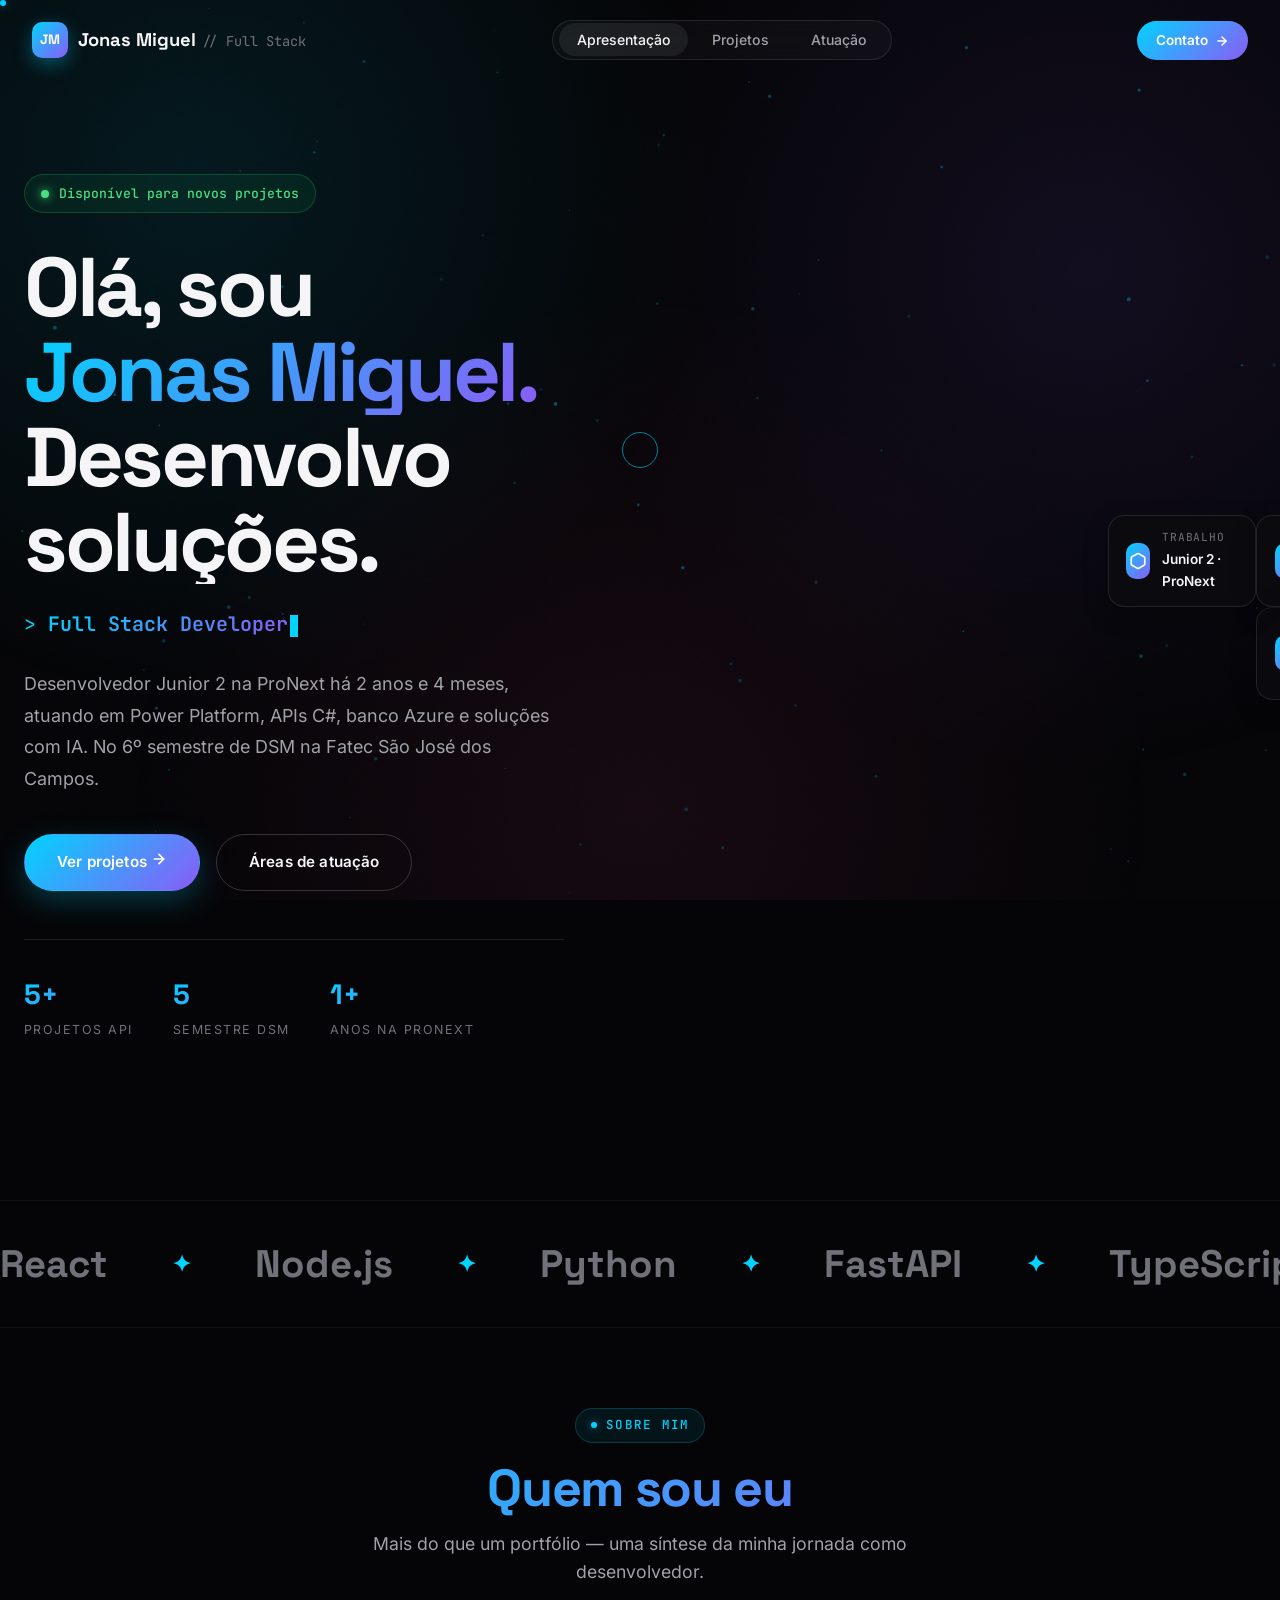
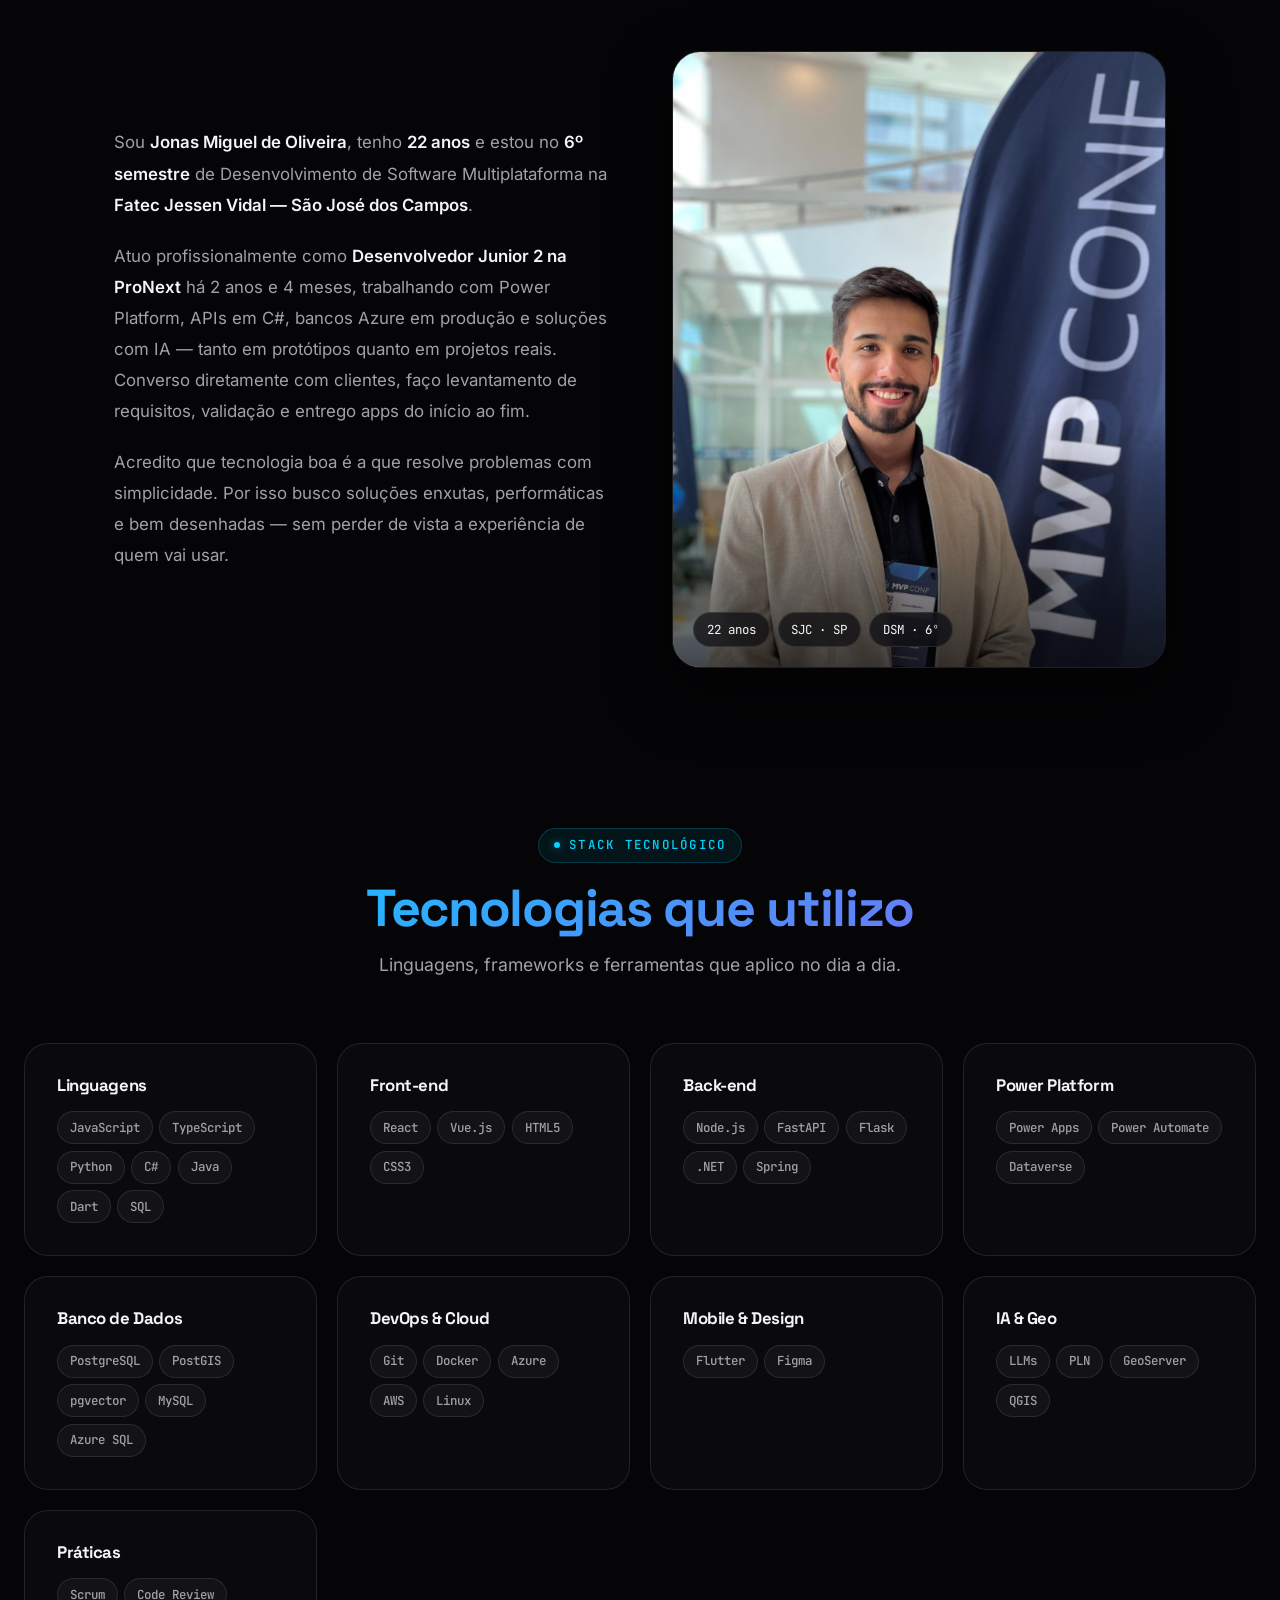
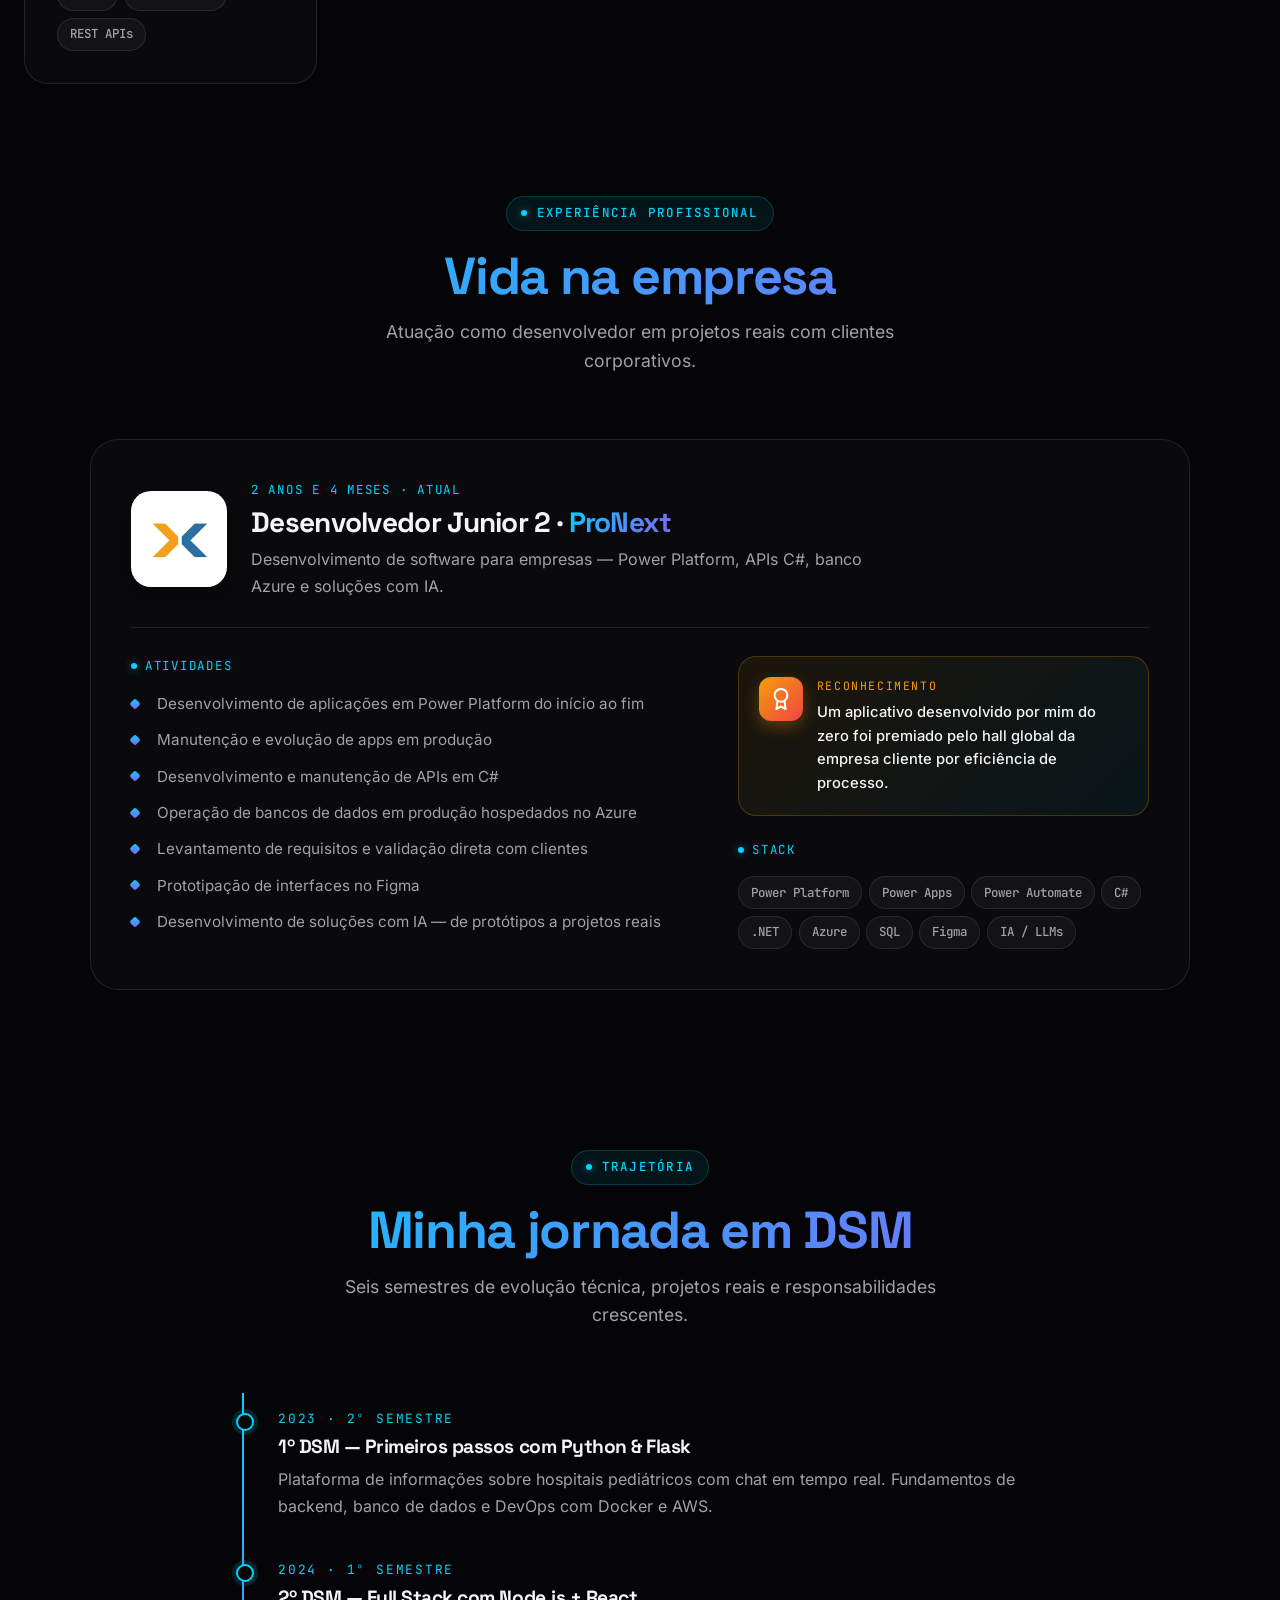
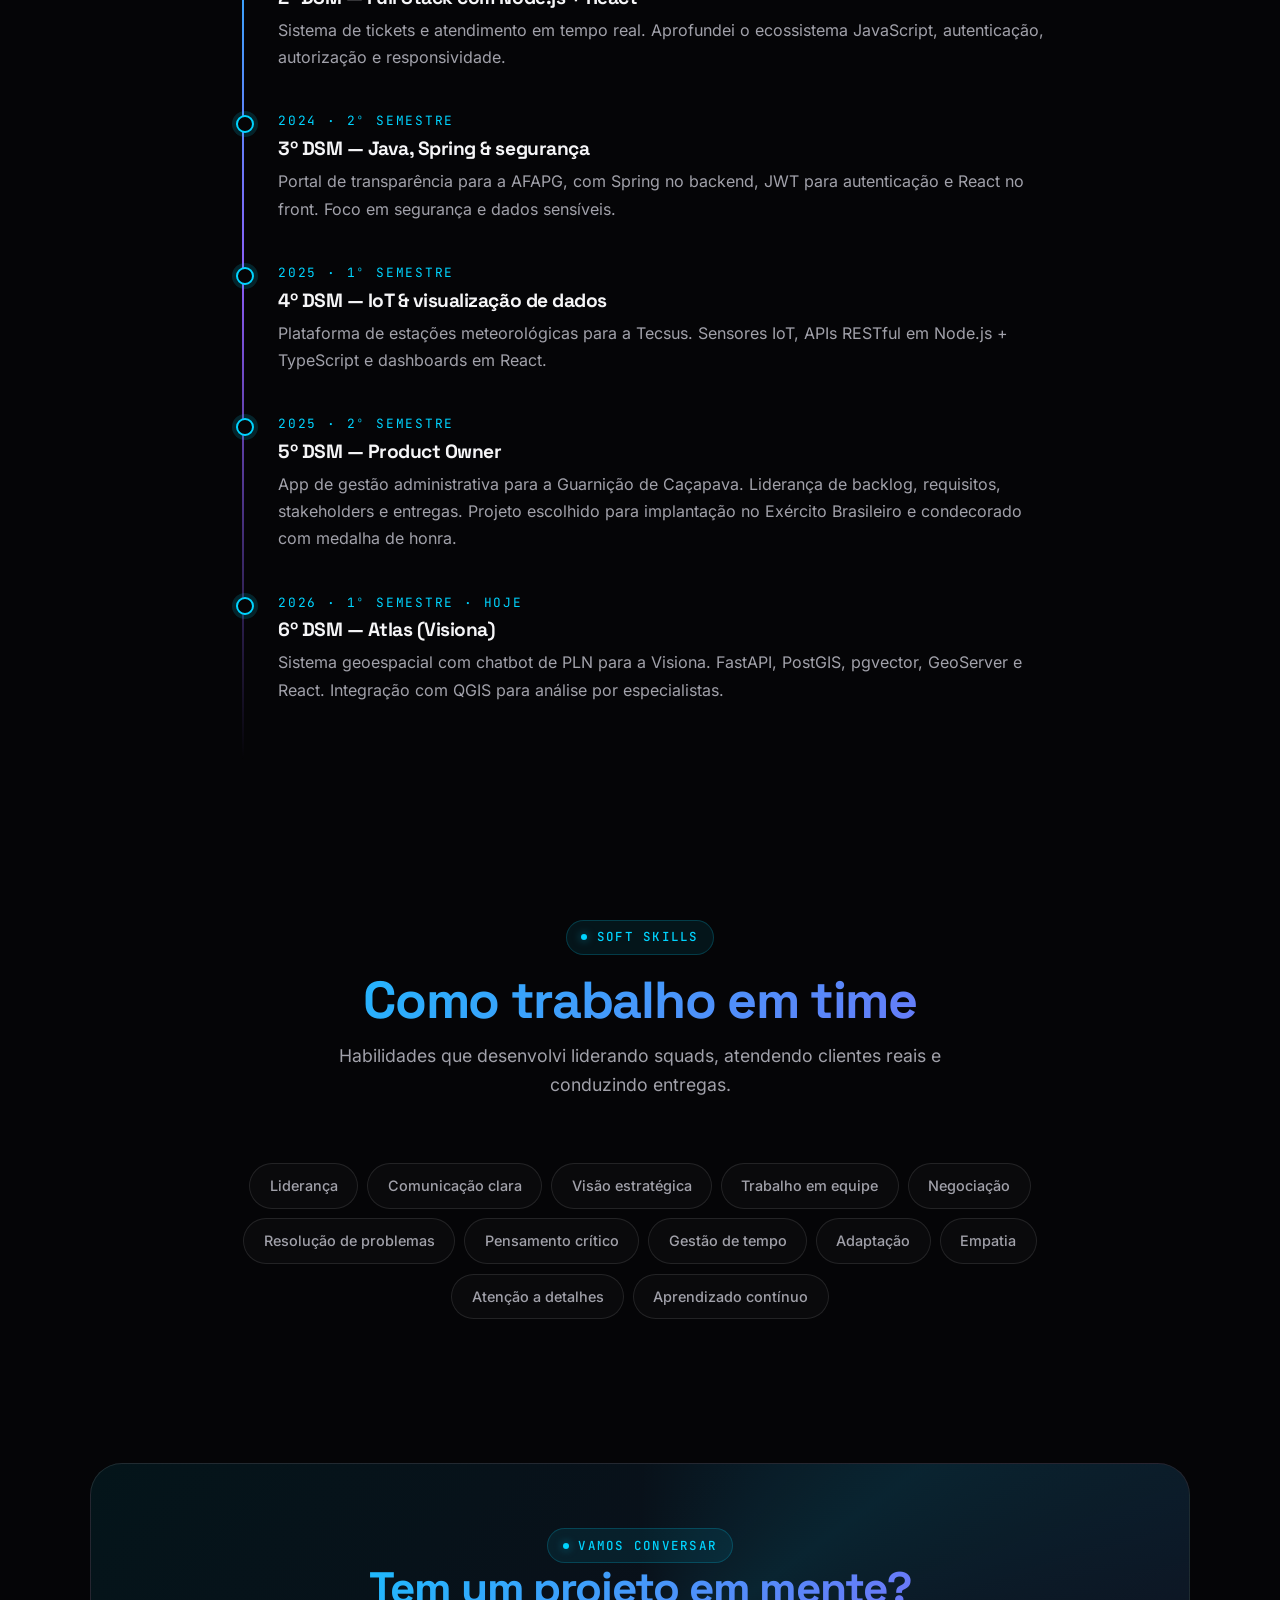
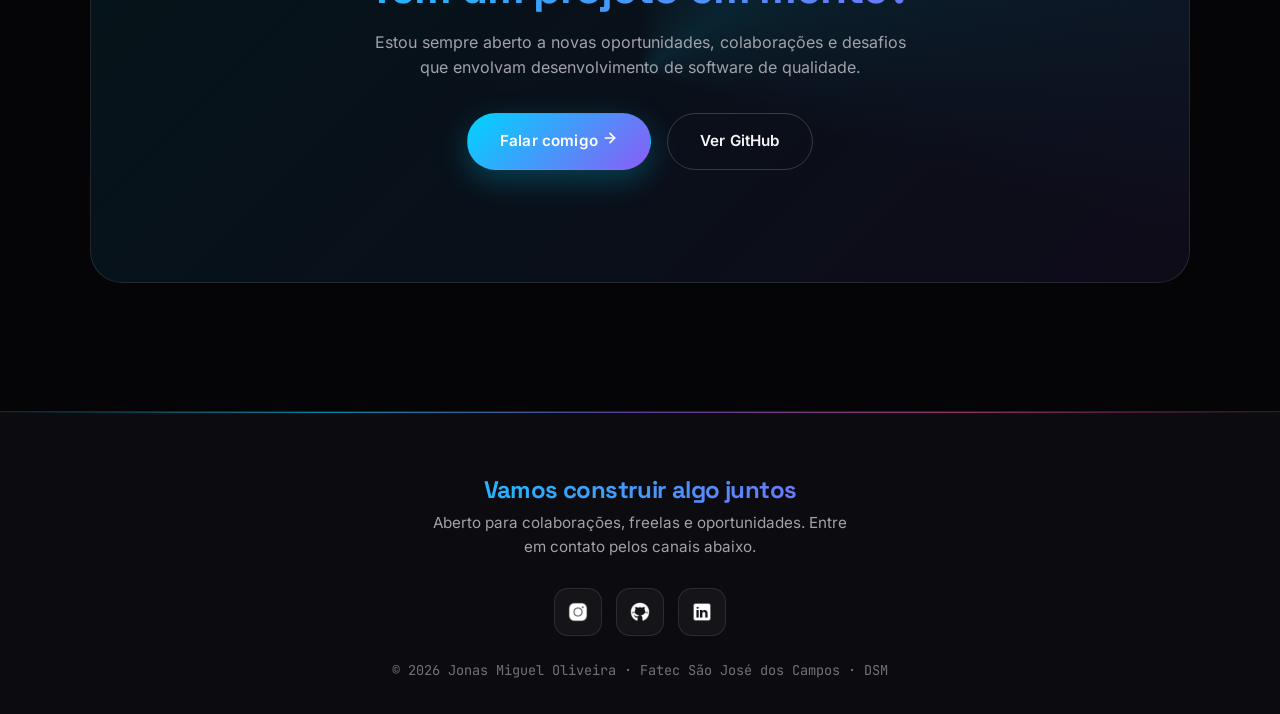
<file: index.html>
<!DOCTYPE html>
<html lang="pt-BR">
<head>
    <meta charset="utf-8">
    <meta name="viewport" content="width=device-width, initial-scale=1">
    <meta name="description" content="Jonas Miguel Oliveira — Desenvolvedor Full Stack e Power Platform na ProNext. Estudante de DSM na Fatec São José dos Campos.">
    <meta name="theme-color" content="#050507">
    <title>Apresentação — Jonas Miguel Oliveira</title>
    <link rel="stylesheet" href="assets/css/style.css">
    <style>
        /* ===== Navbar ===== */
        .nav-shell {
            position: fixed;
            top: 0; left: 0; width: 100%;
            z-index: 1000;
            padding: 1.25rem 0;
            transition: padding 0.4s var(--ease-out), background 0.4s var(--ease-out), backdrop-filter 0.4s var(--ease-out), border-color 0.4s var(--ease-out);
            border-bottom: 1px solid transparent;
        }
        .nav-shell.is-scrolled {
            padding: 0.7rem 0;
            background: rgba(5, 5, 7, 0.75);
            backdrop-filter: blur(24px) saturate(180%);
            -webkit-backdrop-filter: blur(24px) saturate(180%);
            border-bottom-color: var(--border-default);
        }
        .nav-inner {
            max-width: 1280px;
            margin: 0 auto;
            padding: 0 2rem;
            display: flex;
            align-items: center;
            justify-content: space-between;
        }
        .nav-brand {
            display: inline-flex;
            align-items: center;
            gap: 0.6rem;
            text-decoration: none;
            font-family: 'Space Grotesk', sans-serif;
            font-weight: 700;
            font-size: 1.15rem;
            color: var(--text-primary);
            cursor: none;
        }
        .nav-brand-mark {
            width: 36px; height: 36px;
            display: inline-flex;
            align-items: center; justify-content: center;
            border-radius: 10px;
            background: var(--gradient-cool);
            color: #fff; font-weight: 800; font-size: 0.85rem;
            letter-spacing: -0.02em;
            box-shadow: 0 6px 18px rgba(0, 212, 255, 0.35);
            transition: transform 0.4s var(--ease-spring);
        }
        .nav-brand:hover .nav-brand-mark { transform: rotate(-8deg) scale(1.05); }
        .nav-brand-text { color: var(--text-primary); }
        .nav-brand-text span {
            color: var(--text-tertiary);
            font-weight: 400;
            margin-left: 0.4rem;
            font-size: 0.85rem;
            font-family: 'JetBrains Mono', monospace;
        }
        .nav-links {
            display: flex; align-items: center;
            gap: 0.4rem; list-style: none;
            margin: 0; padding: 0.4rem;
            background: rgba(255, 255, 255, 0.03);
            border: 1px solid var(--border-default);
            border-radius: 100px;
            backdrop-filter: blur(10px);
        }
        .nav-link {
            position: relative;
            padding: 0.5rem 1.1rem;
            font-size: 0.88rem; font-weight: 500;
            color: var(--text-secondary);
            text-decoration: none;
            border-radius: 100px;
            transition: color 0.3s ease, background 0.3s ease;
            cursor: none;
        }
        .nav-link:hover { color: var(--text-primary); }
        .nav-link.is-active {
            color: var(--text-primary);
            background: rgba(255, 255, 255, 0.07);
        }
        .nav-cta {
            padding: 0.55rem 1.2rem;
            font-size: 0.85rem; font-weight: 600;
            color: #fff;
            background: var(--gradient-cool);
            border-radius: 100px;
            text-decoration: none;
            transition: transform 0.3s var(--ease-out), box-shadow 0.3s var(--ease-out);
            display: inline-flex; align-items: center; gap: 0.4rem;
            cursor: none;
        }
        .nav-cta:hover {
            transform: translateY(-2px);
            box-shadow: 0 10px 24px rgba(0, 212, 255, 0.35);
            color: #fff;
        }
        .nav-toggle {
            display: none;
            background: transparent;
            border: 1px solid var(--border-default);
            border-radius: 12px;
            padding: 0.55rem;
            color: var(--text-primary);
            cursor: pointer;
        }
        .nav-toggle span {
            display: block; width: 22px; height: 2px;
            background: var(--text-primary);
            margin: 4px 0;
            transition: all 0.3s var(--ease-out);
            border-radius: 2px;
        }
        .nav-toggle.is-open span:nth-child(1) { transform: translateY(6px) rotate(45deg); }
        .nav-toggle.is-open span:nth-child(2) { opacity: 0; }
        .nav-toggle.is-open span:nth-child(3) { transform: translateY(-6px) rotate(-45deg); }
        @media (max-width: 880px) {
            .nav-toggle { display: block; }
            .nav-links, .nav-cta { display: none; }
            .nav-shell.is-open .nav-links {
                display: flex; flex-direction: column;
                position: absolute; top: 100%;
                left: 1.25rem; right: 1.25rem;
                margin-top: 0.75rem; padding: 0.75rem;
                background: rgba(12, 12, 16, 0.95);
                backdrop-filter: blur(24px);
                border-radius: 20px;
                border: 1px solid var(--border-default);
                box-shadow: var(--shadow-lg);
                gap: 0.25rem;
            }
            .nav-shell.is-open .nav-link { width: 100%; text-align: center; padding: 0.75rem; }
            .nav-inner { padding: 0 1.25rem; }
        }
        .scroll-progress {
            position: fixed;
            top: 0; left: 0;
            height: 2px; width: 0;
            background: var(--gradient-cool);
            z-index: 1001;
            transition: width 0.1s linear;
            box-shadow: 0 0 8px var(--accent-glow);
        }
        .page-content { padding-top: 110px; animation: pageIn 0.7s var(--ease-out); }
        @keyframes pageIn {
            from { opacity: 0; transform: translateY(20px); }
            to { opacity: 1; transform: translateY(0); }
        }

        /* ===== Hero ===== */
        .hero {
            position: relative;
            min-height: calc(100vh - 110px);
            display: flex; align-items: center;
            padding: 4rem 1.5rem 6rem;
            overflow: hidden;
        }
        .hero-grid {
            max-width: 1280px; margin: 0 auto; width: 100%;
            display: grid;
            grid-template-columns: 1.4fr 1fr;
            gap: 4rem; align-items: center;
        }
        .hero-text { position: relative; z-index: 2; }
        .hero-availability {
            display: inline-flex; align-items: center; gap: 0.6rem;
            padding: 0.5rem 1rem;
            background: rgba(34, 197, 94, 0.08);
            border: 1px solid rgba(34, 197, 94, 0.25);
            border-radius: 100px;
            font-size: 0.82rem; font-weight: 500;
            color: #4ade80;
            margin-bottom: 2rem;
            font-family: 'JetBrains Mono', monospace;
        }
        .hero-availability::before {
            content: '';
            width: 8px; height: 8px;
            border-radius: 50%;
            background: #4ade80;
            box-shadow: 0 0 10px #4ade80;
            animation: pulseDot 2s infinite;
        }
        .hero-title {
            font-family: 'Space Grotesk', sans-serif;
            font-size: clamp(2.5rem, 6.5vw, 5.5rem);
            font-weight: 700;
            line-height: 1.02;
            letter-spacing: -0.04em;
            margin-bottom: 1.5rem;
        }
        .hero-title .line { display: block; overflow: hidden; }
        .hero-title .line span {
            display: inline-block;
            animation: lineUp 1s var(--ease-out) backwards;
        }
        .hero-title .line:nth-child(1) span { animation-delay: 0.1s; }
        .hero-title .line:nth-child(2) span { animation-delay: 0.25s; }
        .hero-title .line:nth-child(3) span { animation-delay: 0.4s; }
        @keyframes lineUp {
            from { transform: translateY(110%); opacity: 0; }
            to { transform: translateY(0); opacity: 1; }
        }
        .hero-rotator {
            font-family: 'JetBrains Mono', monospace;
            font-size: clamp(1rem, 1.8vw, 1.25rem);
            color: var(--text-secondary);
            margin-bottom: 1.75rem;
            height: 1.6em;
        }
        .hero-rotator::before { content: '> '; color: var(--accent-1); }
        .hero-rotator .typed {
            background: var(--gradient-cool);
            -webkit-background-clip: text;
            -webkit-text-fill-color: transparent;
            background-clip: text;
            font-weight: 600;
        }
        .hero-rotator .caret {
            display: inline-block;
            width: 8px; height: 1.1em;
            background: var(--accent-1);
            margin-left: 2px;
            vertical-align: text-bottom;
            animation: blink 0.9s steps(1) infinite;
        }
        @keyframes blink { 50% { opacity: 0; } }
        .hero-bio {
            font-size: clamp(1rem, 1.4vw, 1.12rem);
            color: var(--text-secondary);
            max-width: 540px;
            margin-bottom: 2.5rem;
            line-height: 1.75;
        }
        .hero-actions { display: flex; gap: 1rem; flex-wrap: wrap; margin-bottom: 3rem; }
        .hero-meta {
            display: flex; gap: 2.5rem;
            padding-top: 2rem;
            border-top: 1px solid var(--border-default);
            max-width: 540px;
            flex-wrap: wrap;
        }
        .hero-meta-item .num {
            font-family: 'Space Grotesk', sans-serif;
            font-size: 1.75rem; font-weight: 700;
            background: var(--gradient-cool);
            -webkit-background-clip: text;
            -webkit-text-fill-color: transparent;
            background-clip: text;
        }
        .hero-meta-item .label {
            font-size: 0.78rem; text-transform: uppercase;
            letter-spacing: 0.12em;
            color: var(--text-tertiary);
            margin-top: 0.25rem;
        }
        .hero-visual {
            position: relative;
            aspect-ratio: 1 / 1.05;
            max-width: 460px;
            margin-left: auto;
        }
        .hero-orb {
            position: absolute; inset: 0;
            border-radius: 32px; overflow: hidden;
            background: linear-gradient(135deg, rgba(0, 212, 255, 0.15), rgba(139, 92, 246, 0.15));
            border: 1px solid var(--border-default);
            box-shadow: var(--shadow-lg);
            transition: transform 0.6s var(--ease-out);
        }
        .hero-orb img {
            width: 100%; height: 100%; object-fit: cover;
            filter: contrast(1.05) saturate(1.1);
            transition: transform 0.8s var(--ease-out);
        }
        .hero-orb::after {
            content: ''; position: absolute; inset: 0;
            background: linear-gradient(135deg, rgba(0, 212, 255, 0.05) 0%, transparent 40%, rgba(139, 92, 246, 0.15) 100%);
            pointer-events: none;
        }
        .hero-visual:hover .hero-orb img { transform: scale(1.06); }
        .hero-badge-card {
            position: absolute;
            background: rgba(12, 12, 16, 0.85);
            backdrop-filter: blur(16px);
            -webkit-backdrop-filter: blur(16px);
            border: 1px solid var(--border-default);
            border-radius: 16px;
            padding: 0.85rem 1.1rem;
            display: flex; align-items: center; gap: 0.75rem;
            font-size: 0.85rem;
            box-shadow: var(--shadow-md);
            animation: floaty 4s ease-in-out infinite;
        }
        .hero-badge-card.bc-1 { top: 6%; left: -12%; animation-delay: 0s; }
        .hero-badge-card.bc-2 { bottom: 12%; right: -10%; animation-delay: 1.5s; }
        .hero-badge-card.bc-3 { bottom: 38%; left: -16%; animation-delay: 3s; }
        @keyframes floaty {
            0%, 100% { transform: translateY(0); }
            50% { transform: translateY(-12px); }
        }
        .hero-badge-icon {
            width: 36px; height: 36px;
            border-radius: 10px;
            background: var(--gradient-cool);
            display: inline-flex;
            align-items: center; justify-content: center;
            color: #fff;
        }
        .hero-badge-card .label {
            font-size: 0.7rem;
            color: var(--text-tertiary);
            font-family: 'JetBrains Mono', monospace;
            text-transform: uppercase;
            letter-spacing: 0.08em;
            margin-bottom: 2px;
        }
        .hero-badge-card .value { font-weight: 600; color: var(--text-primary); }

        /* ===== About long-form ===== */
        .about-block { max-width: 1100px; margin: 0 auto; padding: 5rem 1.5rem; }
        .about-grid {
            display: grid; grid-template-columns: 1fr 1fr;
            gap: 4rem; align-items: center;
        }
        .about-text p {
            color: var(--text-secondary);
            font-size: 1.05rem;
            line-height: 1.85;
            margin-bottom: 1.25rem;
        }
        .about-text strong { color: var(--text-primary); font-weight: 600; }
        .about-photo {
            position: relative;
            aspect-ratio: 4 / 5;
            border-radius: 28px;
            overflow: hidden;
            border: 1px solid var(--border-default);
            box-shadow: var(--shadow-lg);
        }
        .about-photo img {
            width: 100%; height: 100%; object-fit: cover;
            transition: transform 0.8s var(--ease-out);
        }
        .about-photo:hover img { transform: scale(1.04); }
        .about-photo::after {
            content: ''; position: absolute; inset: 0;
            background: linear-gradient(180deg, transparent 60%, rgba(5, 5, 7, 0.7) 100%);
            pointer-events: none;
        }
        .photo-tags {
            position: absolute;
            bottom: 1.25rem; left: 1.25rem; right: 1.25rem;
            display: flex; gap: 0.5rem;
            flex-wrap: wrap;
            z-index: 1;
        }
        .photo-tag {
            padding: 0.4rem 0.8rem;
            background: rgba(12, 12, 16, 0.7);
            backdrop-filter: blur(12px);
            border: 1px solid var(--border-default);
            border-radius: 100px;
            font-size: 0.78rem;
            color: var(--text-primary);
            font-family: 'JetBrains Mono', monospace;
        }

        /* ===== Marquee ===== */
        .marquee {
            margin: 4rem 0 0;
            padding: 2rem 0;
            border-top: 1px solid var(--border-subtle);
            border-bottom: 1px solid var(--border-subtle);
            overflow: hidden;
            position: relative;
        }
        .marquee-track {
            display: flex; gap: 4rem;
            white-space: nowrap;
            animation: marquee 30s linear infinite;
        }
        .marquee-item {
            font-family: 'Space Grotesk', sans-serif;
            font-size: clamp(1.5rem, 3vw, 2.5rem);
            font-weight: 700;
            color: var(--text-tertiary);
            display: inline-flex; align-items: center; gap: 4rem;
            transition: color 0.3s ease;
        }
        .marquee-item:hover { color: var(--accent-1); }
        .marquee-item::after { content: '✦'; color: var(--accent-1); font-size: 0.6em; }
        @keyframes marquee {
            from { transform: translateX(0); }
            to { transform: translateX(-50%); }
        }

        /* ===== Sections genéricas ===== */
        .section-block { padding: 5rem 1.5rem; }
        .section-wrap { max-width: 1280px; margin: 0 auto; }
        .stack-grid {
            display: grid;
            grid-template-columns: repeat(auto-fit, minmax(280px, 1fr));
            gap: 1.25rem;
        }
        .stack-card {
            background: var(--bg-card);
            border: 1px solid var(--border-default);
            border-radius: 24px;
            padding: 2rem;
            transition: all 0.4s var(--ease-out);
            position: relative;
            overflow: hidden;
        }
        .stack-card::before {
            content: '';
            position: absolute;
            top: 0; left: 0; right: 0;
            height: 2px;
            background: var(--gradient-cool);
            transform: scaleX(0);
            transform-origin: left;
            transition: transform 0.5s var(--ease-out);
        }
        .stack-card:hover::before { transform: scaleX(1); }
        .stack-card:hover {
            background: var(--bg-card-hover);
            border-color: rgba(0, 212, 255, 0.2);
            transform: translateY(-4px);
            box-shadow: var(--shadow-md);
        }
        .stack-card h3 { font-size: 1.05rem; margin-bottom: 1rem; color: var(--text-primary); }
        .stack-pills { display: flex; flex-wrap: wrap; gap: 0.4rem; }
        .stack-pill {
            padding: 0.35rem 0.75rem;
            font-size: 0.78rem; font-weight: 500;
            font-family: 'JetBrains Mono', monospace;
            color: var(--text-secondary);
            background: rgba(255, 255, 255, 0.04);
            border: 1px solid var(--border-default);
            border-radius: 100px;
            transition: all 0.25s ease;
        }
        .stack-pill:hover {
            color: var(--accent-1);
            background: rgba(0, 212, 255, 0.08);
            border-color: rgba(0, 212, 255, 0.3);
        }

        /* ===== Experiência ===== */
        .exp-card {
            max-width: 1100px;
            margin: 0 auto;
            background: var(--bg-card);
            border: 1px solid var(--border-default);
            border-radius: 28px;
            padding: 2.5rem;
            transition: all 0.5s var(--ease-out);
            position: relative;
            overflow: hidden;
        }
        .exp-card::before {
            content: '';
            position: absolute;
            top: 0; left: 0; right: 0;
            height: 3px;
            background: linear-gradient(90deg, #f59e0b, #00d4ff, #8b5cf6);
            transform: scaleX(0);
            transform-origin: left;
            transition: transform 0.7s var(--ease-out);
        }
        .exp-card:hover::before { transform: scaleX(1); }
        .exp-card:hover {
            background: var(--bg-card-hover);
            border-color: rgba(0, 212, 255, 0.22);
            box-shadow: var(--shadow-md);
        }
        .exp-header {
            display: grid;
            grid-template-columns: 96px 1fr;
            gap: 1.5rem;
            align-items: center;
            padding-bottom: 1.75rem;
            margin-bottom: 1.75rem;
            border-bottom: 1px solid var(--border-default);
        }
        .exp-logo {
            width: 96px; height: 96px;
            border-radius: 20px;
            background: #fff;
            padding: 1rem;
            display: flex;
            align-items: center;
            justify-content: center;
            box-shadow: 0 8px 24px rgba(0, 0, 0, 0.3);
        }
        .exp-logo img { width: 100%; height: 100%; object-fit: contain; }
        .exp-period {
            font-family: 'JetBrains Mono', monospace;
            font-size: 0.78rem;
            text-transform: uppercase;
            letter-spacing: 0.14em;
            color: var(--accent-1);
            margin-bottom: 0.4rem;
        }
        .exp-headline h3 {
            font-family: 'Space Grotesk', sans-serif;
            font-size: clamp(1.3rem, 2.4vw, 1.75rem);
            font-weight: 700;
            margin-bottom: 0.5rem;
        }
        .exp-company {
            background: var(--gradient-cool);
            -webkit-background-clip: text;
            -webkit-text-fill-color: transparent;
            background-clip: text;
        }
        .exp-summary {
            color: var(--text-secondary);
            font-size: 1rem;
            line-height: 1.65;
            max-width: 640px;
        }
        .exp-grid {
            display: grid;
            grid-template-columns: 1.4fr 1fr;
            gap: 2rem;
            align-items: start;
        }
        .exp-label {
            font-family: 'JetBrains Mono', monospace;
            font-size: 0.78rem;
            text-transform: uppercase;
            letter-spacing: 0.14em;
            color: var(--accent-1);
            margin-bottom: 1rem;
            display: flex;
            align-items: center;
            gap: 0.5rem;
        }
        .exp-label::before {
            content: '';
            width: 6px; height: 6px;
            border-radius: 50%;
            background: var(--accent-1);
            box-shadow: 0 0 8px var(--accent-glow);
        }
        .exp-list {
            list-style: none; padding: 0; margin: 0;
            display: grid; gap: 0.75rem;
        }
        .exp-list li {
            position: relative;
            padding-left: 1.6rem;
            color: var(--text-secondary);
            font-size: 0.95rem;
            line-height: 1.6;
        }
        .exp-list li::before {
            content: '';
            position: absolute;
            left: 0; top: 0.5em;
            width: 8px; height: 8px;
            border-radius: 2px;
            background: var(--gradient-cool);
            transform: rotate(45deg);
        }
        .exp-side { display: flex; flex-direction: column; gap: 1.5rem; }
        .exp-award {
            background: linear-gradient(135deg, rgba(245, 158, 11, 0.08), rgba(0, 212, 255, 0.06));
            border: 1px solid rgba(245, 158, 11, 0.25);
            border-radius: 18px;
            padding: 1.25rem;
            display: grid;
            grid-template-columns: 44px 1fr;
            gap: 0.85rem;
        }
        .exp-award-icon {
            width: 44px; height: 44px;
            border-radius: 12px;
            background: linear-gradient(135deg, #f59e0b, #ef4444);
            display: inline-flex;
            align-items: center; justify-content: center;
            color: #fff;
            box-shadow: 0 6px 16px rgba(245, 158, 11, 0.3);
        }
        .exp-award-label {
            font-family: 'JetBrains Mono', monospace;
            font-size: 0.72rem;
            text-transform: uppercase;
            letter-spacing: 0.14em;
            color: #f59e0b;
            margin-bottom: 0.35rem;
        }
        .exp-award-text p {
            color: var(--text-primary);
            font-size: 0.92rem;
            line-height: 1.6;
            font-weight: 500;
            margin: 0;
        }

        /* ===== Timeline ===== */
        .timeline {
            position: relative;
            padding: 1rem 0;
            max-width: 820px;
            margin: 0 auto;
        }
        .timeline::before {
            content: '';
            position: absolute;
            left: 12px;
            top: 0; bottom: 0;
            width: 2px;
            background: linear-gradient(180deg, var(--accent-1), var(--accent-2), transparent);
        }
        .timeline-item { position: relative; padding: 0 0 2.5rem 3rem; }
        .timeline-item::before {
            content: '';
            position: absolute;
            left: 6px; top: 4px;
            width: 14px; height: 14px;
            border-radius: 50%;
            background: var(--bg-primary);
            border: 2px solid var(--accent-1);
            box-shadow: 0 0 0 4px rgba(0, 212, 255, 0.15);
        }
        .timeline-item .year {
            font-family: 'JetBrains Mono', monospace;
            font-size: 0.8rem;
            text-transform: uppercase;
            letter-spacing: 0.14em;
            color: var(--accent-1);
            margin-bottom: 0.4rem;
        }
        .timeline-item h3 { font-size: 1.2rem; margin-bottom: 0.5rem; }
        .timeline-item p { color: var(--text-secondary); line-height: 1.7; }

        /* ===== Soft skills ===== */
        .soft-skills {
            display: flex;
            flex-wrap: wrap;
            gap: 0.6rem;
            justify-content: center;
            max-width: 800px;
            margin: 0 auto;
        }
        .skill-pill {
            padding: 0.65rem 1.2rem;
            border-radius: 100px;
            background: var(--bg-card);
            border: 1px solid var(--border-default);
            color: var(--text-secondary);
            font-size: 0.9rem;
            font-weight: 500;
            transition: all 0.3s var(--ease-out);
            cursor: none;
        }
        .skill-pill:hover {
            background: rgba(0, 212, 255, 0.08);
            border-color: var(--accent-1);
            color: var(--text-primary);
            transform: translateY(-3px);
        }

        /* ===== CTA ===== */
        .cta-strip { padding: 4rem 1.5rem 2rem; }
        .cta-card {
            max-width: 1100px;
            margin: 0 auto;
            padding: 4rem 3rem;
            text-align: center;
            border-radius: 32px;
            background: linear-gradient(135deg, rgba(0, 212, 255, 0.08), rgba(139, 92, 246, 0.08));
            border: 1px solid var(--border-default);
            position: relative;
            overflow: hidden;
        }
        .cta-card::before {
            content: '';
            position: absolute;
            inset: -50%;
            background: conic-gradient(from 0deg, transparent, rgba(0, 212, 255, 0.1), transparent 30%);
            animation: spin 12s linear infinite;
        }
        .cta-card > * { position: relative; z-index: 1; }
        .cta-card h2 {
            font-size: clamp(1.8rem, 4vw, 2.75rem);
            margin-bottom: 1rem;
        }
        .cta-card p {
            color: var(--text-secondary);
            max-width: 540px;
            margin: 0 auto 2rem;
        }
        @keyframes spin { to { transform: rotate(360deg); } }

        @media (max-width: 991px) {
            .hero-grid { grid-template-columns: 1fr; gap: 3rem; }
            .hero-visual { margin: 0 auto; max-width: 360px; }
            .about-grid { grid-template-columns: 1fr; gap: 2.5rem; }
            .about-photo { max-width: 380px; margin: 0 auto; }
            .hero-meta { gap: 1.5rem; }
            .hero-badge-card.bc-1 { left: -2%; }
            .hero-badge-card.bc-2 { right: -2%; }
            .hero-badge-card.bc-3 { left: -2%; }
        }
        @media (max-width: 800px) {
            .exp-card { padding: 1.75rem; }
            .exp-header { grid-template-columns: 1fr; text-align: left; }
            .exp-logo { width: 72px; height: 72px; padding: 0.75rem; }
            .exp-grid { grid-template-columns: 1fr; gap: 1.5rem; }
        }
        @media (max-width: 600px) {
            .hero { padding: 2rem 1.25rem 4rem; }
            .hero-meta { flex-direction: row; }
            .hero-actions .btn-primary-custom,
            .hero-actions .btn-secondary-custom { flex: 1; justify-content: center; }
            .hero-badge-card { display: none; }
            .stack-card { padding: 1.5rem; }
            .cta-card { padding: 2.5rem 1.5rem; }
        }
    </style>
</head>
<body>
    <div class="cursor-dot" id="cursor-dot"></div>
    <div class="cursor-ring" id="cursor-ring"></div>
    <div class="scroll-progress" id="scroll-progress"></div>
    <canvas id="particles-canvas" class="particles"></canvas>

    <!-- ===== Navbar ===== -->
    <nav class="nav-shell" id="nav-shell">
        <div class="nav-inner">
            <a class="nav-brand magnetic" href="index.html" data-cursor="hover">
                <span class="nav-brand-mark">JM</span>
                <span class="nav-brand-text">Jonas Miguel<span>// Full Stack</span></span>
            </a>
            <button class="nav-toggle" id="nav-toggle" aria-label="Menu"><span></span><span></span><span></span></button>
            <ul class="nav-links" id="nav-links">
                <li><a class="nav-link" href="index.html" data-cursor="hover">Apresentação</a></li>
                <li><a class="nav-link" href="projetos.html" data-cursor="hover">Projetos</a></li>
                <li><a class="nav-link" href="atuacao.html" data-cursor="hover">Atuação</a></li>
            </ul>
            <a class="nav-cta magnetic" href="https://www.linkedin.com/in/jonas-miguel-ol/" target="_blank" rel="noopener" data-cursor="hover">
                Contato
                <svg width="14" height="14" viewBox="0 0 24 24" fill="none" stroke="currentColor" stroke-width="2.5" stroke-linecap="round" stroke-linejoin="round"><line x1="5" y1="12" x2="19" y2="12"/><polyline points="12 5 19 12 12 19"/></svg>
            </a>
        </div>
    </nav>

    <!-- ===== Conteúdo ===== -->
    <main class="content page-content">

        <!-- HERO -->
        <section class="hero">
            <div class="hero-grid">
                <div class="hero-text">
                    <div class="hero-availability">Disponível para novos projetos</div>
                    <h1 class="hero-title">
                        <span class="line"><span>Olá, sou</span></span>
                        <span class="line"><span class="gradient-text">Jonas Miguel.</span></span>
                        <span class="line"><span>Desenvolvo soluções.</span></span>
                    </h1>
                    <div class="hero-rotator">
                        <span class="typed" id="typed" data-words='["Full Stack Developer","Power Platform na ProNext","Estudante DSM @ Fatec","Apaixonado por código limpo"]'></span><span class="caret"></span>
                    </div>
                    <p class="hero-bio">
                        Desenvolvedor Junior 2 na ProNext há 2 anos e 4 meses, atuando em Power Platform, APIs C#, banco Azure e soluções com IA. No 6º semestre de DSM na Fatec São José dos Campos.
                    </p>
                    <div class="hero-actions">
                        <a href="projetos.html" class="btn-primary-custom magnetic" data-cursor="hover">
                            Ver projetos
                            <svg class="btn-arrow" width="16" height="16" viewBox="0 0 24 24" fill="none" stroke="currentColor" stroke-width="2.5" stroke-linecap="round" stroke-linejoin="round"><line x1="5" y1="12" x2="19" y2="12"/><polyline points="12 5 19 12 12 19"/></svg>
                        </a>
                        <a href="atuacao.html" class="btn-secondary-custom magnetic" data-cursor="hover">Áreas de atuação</a>
                    </div>
                    <div class="hero-meta">
                        <div class="hero-meta-item">
                            <div class="num" data-counter="6" data-counter-suffix="+">0</div>
                            <div class="label">Projetos API</div>
                        </div>
                        <div class="hero-meta-item">
                            <div class="num" data-counter="6">0</div>
                            <div class="label">Semestre DSM</div>
                        </div>
                        <div class="hero-meta-item">
                            <div class="num" data-counter="2" data-counter-suffix="+">0</div>
                            <div class="label">Anos na ProNext</div>
                        </div>
                    </div>
                </div>

                <div class="hero-visual">
                    <div class="hero-orb" data-tilt>
                        <img src="assets/img/perfil.png" alt="Jonas Miguel Oliveira">
                    </div>
                    <div class="hero-badge-card bc-1">
                        <div class="hero-badge-icon">
                            <svg width="18" height="18" viewBox="0 0 24 24" fill="none" stroke="currentColor" stroke-width="2.2" stroke-linecap="round" stroke-linejoin="round"><polyline points="16 18 22 12 16 6"/><polyline points="8 6 2 12 8 18"/></svg>
                        </div>
                        <div><div class="label">Stack</div><div class="value">Full Stack</div></div>
                    </div>
                    <div class="hero-badge-card bc-2">
                        <div class="hero-badge-icon">
                            <svg width="18" height="18" viewBox="0 0 24 24" fill="none" stroke="currentColor" stroke-width="2.2" stroke-linecap="round" stroke-linejoin="round"><path d="M21 16V8a2 2 0 0 0-1-1.73l-7-4a2 2 0 0 0-2 0l-7 4A2 2 0 0 0 3 8v8a2 2 0 0 0 1 1.73l7 4a2 2 0 0 0 2 0l7-4A2 2 0 0 0 21 16z"/></svg>
                        </div>
                        <div><div class="label">Trabalho</div><div class="value">Junior 2 · ProNext</div></div>
                    </div>
                    <div class="hero-badge-card bc-3">
                        <div class="hero-badge-icon">
                            <svg width="18" height="18" viewBox="0 0 24 24" fill="none" stroke="currentColor" stroke-width="2.2" stroke-linecap="round" stroke-linejoin="round"><circle cx="12" cy="12" r="10"/><polyline points="12 6 12 12 16 14"/></svg>
                        </div>
                        <div><div class="label">Status</div><div class="value">6º semestre</div></div>
                    </div>
                </div>
            </div>
        </section>

        <!-- MARQUEE -->
        <div class="marquee">
            <div class="marquee-track">
                <span class="marquee-item">React</span>
                <span class="marquee-item">Node.js</span>
                <span class="marquee-item">Python</span>
                <span class="marquee-item">FastAPI</span>
                <span class="marquee-item">TypeScript</span>
                <span class="marquee-item">Power Platform</span>
                <span class="marquee-item">C#</span>
                <span class="marquee-item">Azure</span>
                <span class="marquee-item">PostGIS</span>
                <span class="marquee-item">React</span>
                <span class="marquee-item">Node.js</span>
                <span class="marquee-item">Python</span>
                <span class="marquee-item">FastAPI</span>
                <span class="marquee-item">TypeScript</span>
                <span class="marquee-item">Power Platform</span>
                <span class="marquee-item">C#</span>
                <span class="marquee-item">Azure</span>
                <span class="marquee-item">PostGIS</span>
            </div>
        </div>

        <!-- ABOUT -->
        <section class="about-block">
            <div class="section-heading" data-reveal>
                <span class="eyebrow">Sobre mim</span>
                <h2 class="section-title gradient-text">Quem sou eu</h2>
                <p class="section-subtitle">
                    Mais do que um portfólio — uma síntese da minha jornada como desenvolvedor.
                </p>
            </div>
            <div class="about-grid">
                <div class="about-text" data-reveal>
                    <p>
                        Sou <strong>Jonas Miguel de Oliveira</strong>, tenho <strong>22 anos</strong> e estou no
                        <strong>6º semestre</strong> de Desenvolvimento de Software Multiplataforma na
                        <strong>Fatec Jessen Vidal — São José dos Campos</strong>.
                    </p>
                    <p>
                        Atuo profissionalmente como <strong>Desenvolvedor Junior 2 na ProNext</strong> há 2 anos e 4 meses,
                        trabalhando com Power Platform, APIs em C#, bancos Azure em produção e soluções com IA — tanto
                        em protótipos quanto em projetos reais. Converso diretamente com clientes, faço levantamento de
                        requisitos, validação e entrego apps do início ao fim.
                    </p>
                    <p>
                        Acredito que tecnologia boa é a que resolve problemas com simplicidade. Por isso busco soluções
                        enxutas, performáticas e bem desenhadas — sem perder de vista a experiência de quem vai usar.
                    </p>
                </div>
                <div class="about-photo" data-reveal data-reveal-delay="1">
                    <img src="assets/img/perfil.png" alt="Jonas Miguel Oliveira">
                    <div class="photo-tags">
                        <span class="photo-tag">22 anos</span>
                        <span class="photo-tag">SJC · SP</span>
                        <span class="photo-tag">DSM · 6º</span>
                    </div>
                </div>
            </div>
        </section>

        <!-- STACK -->
        <section class="section-block">
            <div class="section-wrap">
                <div class="section-heading" data-reveal>
                    <span class="eyebrow">Stack tecnológico</span>
                    <h2 class="section-title gradient-text">Tecnologias que utilizo</h2>
                    <p class="section-subtitle">Linguagens, frameworks e ferramentas que aplico no dia a dia.</p>
                </div>
                <div class="stack-grid">
                    <div class="stack-card" data-reveal data-reveal-delay="1">
                        <h3>Linguagens</h3>
                        <div class="stack-pills">
                            <span class="stack-pill">JavaScript</span><span class="stack-pill">TypeScript</span>
                            <span class="stack-pill">Python</span><span class="stack-pill">C#</span>
                            <span class="stack-pill">Java</span><span class="stack-pill">Dart</span>
                            <span class="stack-pill">SQL</span>
                        </div>
                    </div>
                    <div class="stack-card" data-reveal data-reveal-delay="2">
                        <h3>Front-end</h3>
                        <div class="stack-pills">
                            <span class="stack-pill">React</span><span class="stack-pill">Vue.js</span>
                            <span class="stack-pill">HTML5</span><span class="stack-pill">CSS3</span>
                        </div>
                    </div>
                    <div class="stack-card" data-reveal data-reveal-delay="3">
                        <h3>Back-end</h3>
                        <div class="stack-pills">
                            <span class="stack-pill">Node.js</span><span class="stack-pill">FastAPI</span>
                            <span class="stack-pill">Flask</span><span class="stack-pill">.NET</span>
                            <span class="stack-pill">Spring</span>
                        </div>
                    </div>
                    <div class="stack-card" data-reveal data-reveal-delay="1">
                        <h3>Power Platform</h3>
                        <div class="stack-pills">
                            <span class="stack-pill">Power Apps</span><span class="stack-pill">Power Automate</span>
                            <span class="stack-pill">Dataverse</span>
                        </div>
                    </div>
                    <div class="stack-card" data-reveal data-reveal-delay="2">
                        <h3>Banco de Dados</h3>
                        <div class="stack-pills">
                            <span class="stack-pill">PostgreSQL</span><span class="stack-pill">PostGIS</span>
                            <span class="stack-pill">pgvector</span><span class="stack-pill">MySQL</span>
                            <span class="stack-pill">Azure SQL</span>
                        </div>
                    </div>
                    <div class="stack-card" data-reveal data-reveal-delay="3">
                        <h3>DevOps &amp; Cloud</h3>
                        <div class="stack-pills">
                            <span class="stack-pill">Git</span><span class="stack-pill">Docker</span>
                            <span class="stack-pill">Azure</span><span class="stack-pill">AWS</span>
                            <span class="stack-pill">Linux</span>
                        </div>
                    </div>
                    <div class="stack-card" data-reveal data-reveal-delay="1">
                        <h3>Mobile &amp; Design</h3>
                        <div class="stack-pills">
                            <span class="stack-pill">Flutter</span><span class="stack-pill">Figma</span>
                        </div>
                    </div>
                    <div class="stack-card" data-reveal data-reveal-delay="2">
                        <h3>IA &amp; Geo</h3>
                        <div class="stack-pills">
                            <span class="stack-pill">LLMs</span><span class="stack-pill">PLN</span>
                            <span class="stack-pill">GeoServer</span><span class="stack-pill">QGIS</span>
                        </div>
                    </div>
                    <div class="stack-card" data-reveal data-reveal-delay="3">
                        <h3>Práticas</h3>
                        <div class="stack-pills">
                            <span class="stack-pill">Scrum</span><span class="stack-pill">Code Review</span>
                            <span class="stack-pill">REST APIs</span>
                        </div>
                    </div>
                </div>
            </div>
        </section>

        <!-- EXPERIÊNCIA PROFISSIONAL -->
        <section class="section-block" style="padding-top: 2rem;">
            <div class="section-wrap">
                <div class="section-heading" data-reveal>
                    <span class="eyebrow">Experiência profissional</span>
                    <h2 class="section-title gradient-text">Vida na empresa</h2>
                    <p class="section-subtitle">Atuação como desenvolvedor em projetos reais com clientes corporativos.</p>
                </div>
                <article class="exp-card" data-reveal>
                    <div class="exp-header">
                        <div class="exp-logo">
                            <img src="assets/img/pronext-logo.png" alt="ProNext">
                        </div>
                        <div class="exp-headline">
                            <div class="exp-period">2 anos e 4 meses · atual</div>
                            <h3>Desenvolvedor Junior 2 · <span class="exp-company">ProNext</span></h3>
                            <p class="exp-summary">Desenvolvimento de software para empresas — Power Platform, APIs C#, banco Azure e soluções com IA.</p>
                        </div>
                    </div>
                    <div class="exp-grid">
                        <div class="exp-block">
                            <div class="exp-label">Atividades</div>
                            <ul class="exp-list">
                                <li>Desenvolvimento de aplicações em Power Platform do início ao fim</li>
                                <li>Manutenção e evolução de apps em produção</li>
                                <li>Desenvolvimento e manutenção de APIs em C#</li>
                                <li>Operação de bancos de dados em produção hospedados no Azure</li>
                                <li>Levantamento de requisitos e validação direta com clientes</li>
                                <li>Prototipação de interfaces no Figma</li>
                                <li>Desenvolvimento de soluções com IA — de protótipos a projetos reais</li>
                            </ul>
                        </div>
                        <div class="exp-side">
                            <div class="exp-award">
                                <div class="exp-award-icon">
                                    <svg width="22" height="22" viewBox="0 0 24 24" fill="none" stroke="currentColor" stroke-width="2.2" stroke-linecap="round" stroke-linejoin="round"><circle cx="12" cy="8" r="7"/><polyline points="8.21 13.89 7 23 12 20 17 23 15.79 13.88"/></svg>
                                </div>
                                <div class="exp-award-text">
                                    <div class="exp-award-label">Reconhecimento</div>
                                    <p>Um aplicativo desenvolvido por mim do zero foi premiado pelo hall global da empresa cliente por eficiência de processo.</p>
                                </div>
                            </div>
                            <div class="exp-block">
                                <div class="exp-label">Stack</div>
                                <div class="stack-pills">
                                    <span class="stack-pill">Power Platform</span>
                                    <span class="stack-pill">Power Apps</span>
                                    <span class="stack-pill">Power Automate</span>
                                    <span class="stack-pill">C#</span>
                                    <span class="stack-pill">.NET</span>
                                    <span class="stack-pill">Azure</span>
                                    <span class="stack-pill">SQL</span>
                                    <span class="stack-pill">Figma</span>
                                    <span class="stack-pill">IA / LLMs</span>
                                </div>
                            </div>
                        </div>
                    </div>
                </article>
            </div>
        </section>

        <!-- TIMELINE -->
        <section class="section-block">
            <div class="section-wrap">
                <div class="section-heading" data-reveal>
                    <span class="eyebrow">Trajetória</span>
                    <h2 class="section-title gradient-text">Minha jornada em DSM</h2>
                    <p class="section-subtitle">Seis semestres de evolução técnica, projetos reais e responsabilidades crescentes.</p>
                </div>
                <div class="timeline">
                    <div class="timeline-item" data-reveal data-reveal-delay="1">
                        <div class="year">2023 · 2º semestre</div>
                        <h3>1º DSM — Primeiros passos com Python &amp; Flask</h3>
                        <p>Plataforma de informações sobre hospitais pediátricos com chat em tempo real. Fundamentos de backend, banco de dados e DevOps com Docker e AWS.</p>
                    </div>
                    <div class="timeline-item" data-reveal data-reveal-delay="2">
                        <div class="year">2024 · 1º semestre</div>
                        <h3>2º DSM — Full Stack com Node.js + React</h3>
                        <p>Sistema de tickets e atendimento em tempo real. Aprofundei o ecossistema JavaScript, autenticação, autorização e responsividade.</p>
                    </div>
                    <div class="timeline-item" data-reveal data-reveal-delay="3">
                        <div class="year">2024 · 2º semestre</div>
                        <h3>3º DSM — Java, Spring &amp; segurança</h3>
                        <p>Portal de transparência para a AFAPG, com Spring no backend, JWT para autenticação e React no front. Foco em segurança e dados sensíveis.</p>
                    </div>
                    <div class="timeline-item" data-reveal data-reveal-delay="1">
                        <div class="year">2025 · 1º semestre</div>
                        <h3>4º DSM — IoT &amp; visualização de dados</h3>
                        <p>Plataforma de estações meteorológicas para a Tecsus. Sensores IoT, APIs RESTful em Node.js + TypeScript e dashboards em React.</p>
                    </div>
                    <div class="timeline-item" data-reveal data-reveal-delay="2">
                        <div class="year">2025 · 2º semestre</div>
                        <h3>5º DSM — Product Owner</h3>
                        <p>App de gestão administrativa para a Guarnição de Caçapava. Liderança de backlog, requisitos, stakeholders e entregas. Projeto escolhido para implantação no Exército Brasileiro e condecorado com medalha de honra.</p>
                    </div>
                    <div class="timeline-item" data-reveal data-reveal-delay="3">
                        <div class="year">2026 · 1º semestre · Hoje</div>
                        <h3>6º DSM — Atlas (Visiona)</h3>
                        <p>Sistema geoespacial com chatbot de PLN para a Visiona. FastAPI, PostGIS, pgvector, GeoServer e React. Integração com QGIS para análise por especialistas.</p>
                    </div>
                </div>
            </div>
        </section>

        <!-- SOFT SKILLS -->
        <section class="section-block">
            <div class="section-wrap">
                <div class="section-heading" data-reveal>
                    <span class="eyebrow">Soft skills</span>
                    <h2 class="section-title gradient-text">Como trabalho em time</h2>
                    <p class="section-subtitle">Habilidades que desenvolvi liderando squads, atendendo clientes reais e conduzindo entregas.</p>
                </div>
                <div class="soft-skills" data-reveal>
                    <span class="skill-pill" data-cursor="hover">Liderança</span>
                    <span class="skill-pill" data-cursor="hover">Comunicação clara</span>
                    <span class="skill-pill" data-cursor="hover">Visão estratégica</span>
                    <span class="skill-pill" data-cursor="hover">Trabalho em equipe</span>
                    <span class="skill-pill" data-cursor="hover">Negociação</span>
                    <span class="skill-pill" data-cursor="hover">Resolução de problemas</span>
                    <span class="skill-pill" data-cursor="hover">Pensamento crítico</span>
                    <span class="skill-pill" data-cursor="hover">Gestão de tempo</span>
                    <span class="skill-pill" data-cursor="hover">Adaptação</span>
                    <span class="skill-pill" data-cursor="hover">Empatia</span>
                    <span class="skill-pill" data-cursor="hover">Atenção a detalhes</span>
                    <span class="skill-pill" data-cursor="hover">Aprendizado contínuo</span>
                </div>
            </div>
        </section>

        <!-- CTA -->
        <section class="cta-strip">
            <div class="cta-card" data-reveal>
                <span class="eyebrow">Vamos conversar</span>
                <h2 class="gradient-text">Tem um projeto em mente?</h2>
                <p>Estou sempre aberto a novas oportunidades, colaborações e desafios que envolvam desenvolvimento de software de qualidade.</p>
                <div class="hero-actions" style="justify-content: center;">
                    <a href="https://www.linkedin.com/in/jonas-miguel-ol/" target="_blank" rel="noopener" class="btn-primary-custom magnetic" data-cursor="hover">
                        Falar comigo
                        <svg class="btn-arrow" width="16" height="16" viewBox="0 0 24 24" fill="none" stroke="currentColor" stroke-width="2.5" stroke-linecap="round" stroke-linejoin="round"><line x1="5" y1="12" x2="19" y2="12"/><polyline points="12 5 19 12 12 19"/></svg>
                    </a>
                    <a href="https://github.com/Jonasoliver" target="_blank" rel="noopener" class="btn-secondary-custom magnetic" data-cursor="hover">Ver GitHub</a>
                </div>
            </div>
        </section>
    </main>

    <!-- ===== Footer ===== -->
    <footer class="footer">
        <div style="max-width: 600px; margin: 0 auto;">
            <h3 style="font-size: 1.5rem; margin-bottom: 0.5rem;" class="gradient-text">Vamos construir algo juntos</h3>
            <p class="footer-tagline">Aberto para colaborações, freelas e oportunidades. Entre em contato pelos canais abaixo.</p>
            <div class="social-icons">
                <a href="https://www.instagram.com/jonaasmiguel/" target="_blank" rel="noopener" aria-label="Instagram" data-cursor="hover">
                    <img src="assets/img/insta.png" alt="">
                </a>
                <a href="https://github.com/Jonasoliver" target="_blank" rel="noopener" aria-label="GitHub" data-cursor="hover">
                    <img src="assets/img/git.png" alt="">
                </a>
                <a href="https://www.linkedin.com/in/jonas-miguel-ol/" target="_blank" rel="noopener" aria-label="LinkedIn" data-cursor="hover">
                    <img src="assets/img/linked.png" alt="">
                </a>
            </div>
            <p class="footer-meta">© 2026 Jonas Miguel Oliveira · Fatec São José dos Campos · DSM</p>
        </div>
    </footer>

    <script src="assets/js/main.js"></script>
</body>
</html>
</file>
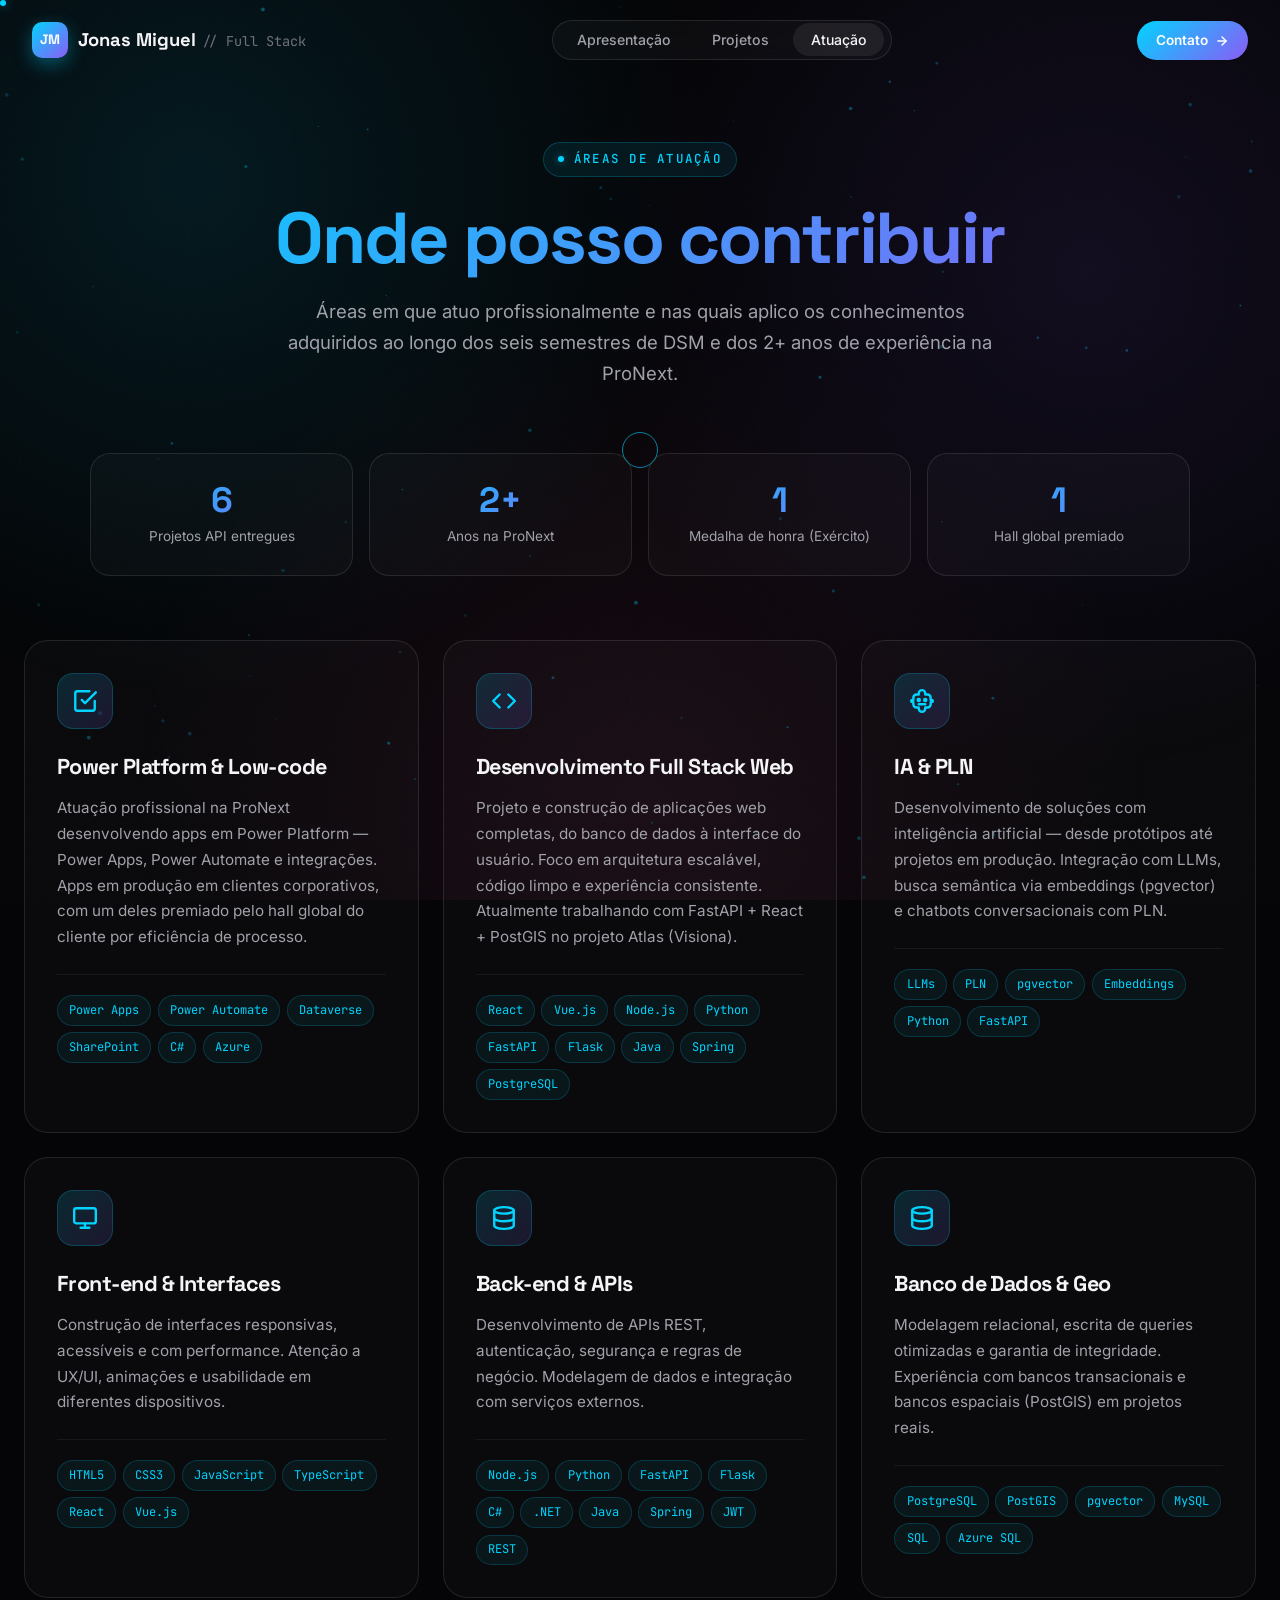
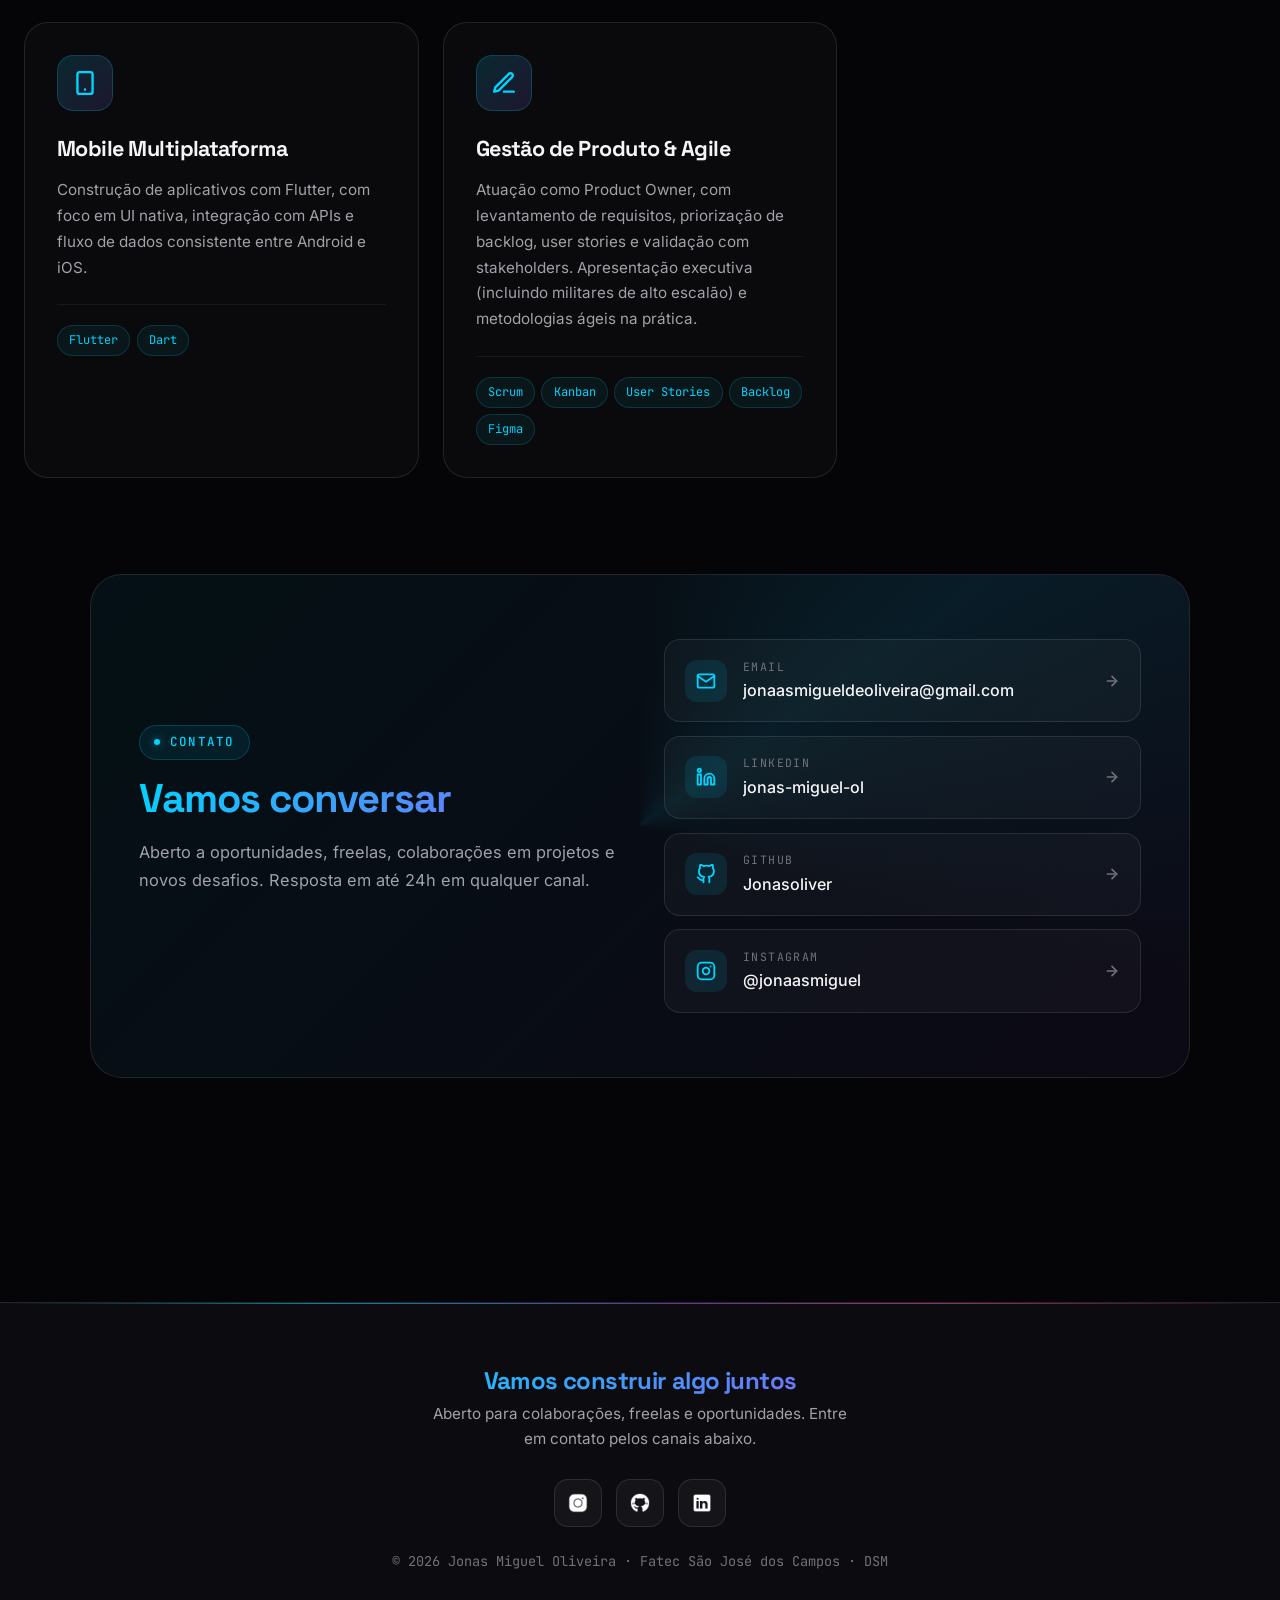
<file: atuacao.html>
<!DOCTYPE html>
<html lang="pt-BR">
<head>
    <meta charset="utf-8">
    <meta name="viewport" content="width=device-width, initial-scale=1">
    <meta name="description" content="Áreas de atuação de Jonas Miguel Oliveira — Power Platform, Full Stack, IA, mobile e gestão de produto.">
    <meta name="theme-color" content="#050507">
    <title>Áreas de Atuação — Jonas Miguel Oliveira</title>
    <link rel="stylesheet" href="assets/css/style.css">
    <style>
        /* ===== Navbar ===== */
        .nav-shell { position: fixed; top: 0; left: 0; width: 100%; z-index: 1000; padding: 1.25rem 0; transition: padding 0.4s var(--ease-out), background 0.4s var(--ease-out), backdrop-filter 0.4s var(--ease-out), border-color 0.4s var(--ease-out); border-bottom: 1px solid transparent; }
        .nav-shell.is-scrolled { padding: 0.7rem 0; background: rgba(5, 5, 7, 0.75); backdrop-filter: blur(24px) saturate(180%); -webkit-backdrop-filter: blur(24px) saturate(180%); border-bottom-color: var(--border-default); }
        .nav-inner { max-width: 1280px; margin: 0 auto; padding: 0 2rem; display: flex; align-items: center; justify-content: space-between; }
        .nav-brand { display: inline-flex; align-items: center; gap: 0.6rem; text-decoration: none; font-family: 'Space Grotesk', sans-serif; font-weight: 700; font-size: 1.15rem; color: var(--text-primary); cursor: none; }
        .nav-brand-mark { width: 36px; height: 36px; display: inline-flex; align-items: center; justify-content: center; border-radius: 10px; background: var(--gradient-cool); color: #fff; font-weight: 800; font-size: 0.85rem; letter-spacing: -0.02em; box-shadow: 0 6px 18px rgba(0, 212, 255, 0.35); transition: transform 0.4s var(--ease-spring); }
        .nav-brand:hover .nav-brand-mark { transform: rotate(-8deg) scale(1.05); }
        .nav-brand-text { color: var(--text-primary); }
        .nav-brand-text span { color: var(--text-tertiary); font-weight: 400; margin-left: 0.4rem; font-size: 0.85rem; font-family: 'JetBrains Mono', monospace; }
        .nav-links { display: flex; align-items: center; gap: 0.4rem; list-style: none; margin: 0; padding: 0.4rem; background: rgba(255, 255, 255, 0.03); border: 1px solid var(--border-default); border-radius: 100px; backdrop-filter: blur(10px); }
        .nav-link { position: relative; padding: 0.5rem 1.1rem; font-size: 0.88rem; font-weight: 500; color: var(--text-secondary); text-decoration: none; border-radius: 100px; transition: color 0.3s ease, background 0.3s ease; cursor: none; }
        .nav-link:hover { color: var(--text-primary); }
        .nav-link.is-active { color: var(--text-primary); background: rgba(255, 255, 255, 0.07); }
        .nav-cta { padding: 0.55rem 1.2rem; font-size: 0.85rem; font-weight: 600; color: #fff; background: var(--gradient-cool); border-radius: 100px; text-decoration: none; transition: transform 0.3s var(--ease-out), box-shadow 0.3s var(--ease-out); display: inline-flex; align-items: center; gap: 0.4rem; cursor: none; }
        .nav-cta:hover { transform: translateY(-2px); box-shadow: 0 10px 24px rgba(0, 212, 255, 0.35); color: #fff; }
        .nav-toggle { display: none; background: transparent; border: 1px solid var(--border-default); border-radius: 12px; padding: 0.55rem; color: var(--text-primary); cursor: pointer; }
        .nav-toggle span { display: block; width: 22px; height: 2px; background: var(--text-primary); margin: 4px 0; transition: all 0.3s var(--ease-out); border-radius: 2px; }
        .nav-toggle.is-open span:nth-child(1) { transform: translateY(6px) rotate(45deg); }
        .nav-toggle.is-open span:nth-child(2) { opacity: 0; }
        .nav-toggle.is-open span:nth-child(3) { transform: translateY(-6px) rotate(-45deg); }
        @media (max-width: 880px) {
            .nav-toggle { display: block; }
            .nav-links, .nav-cta { display: none; }
            .nav-shell.is-open .nav-links { display: flex; flex-direction: column; position: absolute; top: 100%; left: 1.25rem; right: 1.25rem; margin-top: 0.75rem; padding: 0.75rem; background: rgba(12, 12, 16, 0.95); backdrop-filter: blur(24px); border-radius: 20px; border: 1px solid var(--border-default); box-shadow: var(--shadow-lg); gap: 0.25rem; }
            .nav-shell.is-open .nav-link { width: 100%; text-align: center; padding: 0.75rem; }
            .nav-inner { padding: 0 1.25rem; }
        }
        .scroll-progress { position: fixed; top: 0; left: 0; height: 2px; width: 0; background: var(--gradient-cool); z-index: 1001; transition: width 0.1s linear; box-shadow: 0 0 8px var(--accent-glow); }
        .page-content { padding-top: 110px; animation: pageIn 0.7s var(--ease-out); }
        @keyframes pageIn { from { opacity: 0; transform: translateY(20px); } to { opacity: 1; transform: translateY(0); } }

        /* ===== Atuação ===== */
        .atuacao-shell { max-width: 1280px; margin: 0 auto; padding: 2rem 1.5rem 4rem; }
        .atuacao-header { text-align: center; margin-bottom: 4rem; }
        .atuacao-header .title { font-size: clamp(2.5rem, 6vw, 4.5rem); font-weight: 700; margin: 1.25rem 0 1rem; font-family: 'Space Grotesk', sans-serif; letter-spacing: -0.03em; }
        .atuacao-header .lead { max-width: 720px; margin: 0 auto; color: var(--text-secondary); font-size: clamp(1rem, 1.6vw, 1.15rem); line-height: 1.7; }

        .areas-grid { display: grid; grid-template-columns: repeat(auto-fit, minmax(320px, 1fr)); gap: 1.5rem; margin-bottom: 6rem; }
        .area-card { position: relative; background: var(--bg-card); border: 1px solid var(--border-default); border-radius: 24px; padding: 2rem; transition: all 0.5s var(--ease-out); overflow: hidden; }
        .area-card::before { content: ''; position: absolute; inset: 0; background: radial-gradient(circle at top right, rgba(0, 212, 255, 0.08), transparent 40%); opacity: 0; transition: opacity 0.5s ease; }
        .area-card::after { content: ''; position: absolute; top: 0; left: 0; right: 0; height: 2px; background: var(--gradient-cool); transform: scaleX(0); transform-origin: left; transition: transform 0.5s var(--ease-out); }
        .area-card:hover::before { opacity: 1; }
        .area-card:hover::after { transform: scaleX(1); }
        .area-card:hover { background: var(--bg-card-hover); border-color: rgba(0, 212, 255, 0.22); transform: translateY(-6px); box-shadow: var(--shadow-md); }
        .area-card > * { position: relative; z-index: 1; }

        .area-icon { width: 56px; height: 56px; border-radius: 16px; background: linear-gradient(135deg, rgba(0, 212, 255, 0.15), rgba(139, 92, 246, 0.15)); border: 1px solid rgba(0, 212, 255, 0.2); display: inline-flex; align-items: center; justify-content: center; margin-bottom: 1.5rem; color: var(--accent-1); transition: all 0.4s var(--ease-spring); }
        .area-card:hover .area-icon { transform: rotate(-8deg) scale(1.05); border-color: rgba(0, 212, 255, 0.4); }

        .area-card h3 { font-family: 'Space Grotesk', sans-serif; font-size: 1.35rem; margin-bottom: 0.85rem; line-height: 1.3; }
        .area-card .descr { color: var(--text-secondary); font-size: 0.95rem; line-height: 1.7; margin-bottom: 1.5rem; }

        .area-stack { display: flex; flex-wrap: wrap; gap: 0.4rem; padding-top: 1.25rem; border-top: 1px solid var(--border-subtle); }
        .area-stack span { padding: 0.3rem 0.7rem; font-size: 0.75rem; font-family: 'JetBrains Mono', monospace; color: var(--accent-1); background: rgba(0, 212, 255, 0.06); border: 1px solid rgba(0, 212, 255, 0.18); border-radius: 100px; }

        .contact-section { max-width: 1100px; margin: 0 auto 4rem; padding: 4rem 3rem; border-radius: 32px; background: linear-gradient(135deg, rgba(0, 212, 255, 0.06), rgba(139, 92, 246, 0.06)); border: 1px solid var(--border-default); position: relative; overflow: hidden; }
        .contact-section::before { content: ''; position: absolute; inset: -50%; background: conic-gradient(from 0deg, transparent, rgba(0, 212, 255, 0.08), transparent 30%); animation: spinSlow 18s linear infinite; }
        @keyframes spinSlow { to { transform: rotate(360deg); } }
        .contact-section > * { position: relative; z-index: 1; }
        .contact-grid { display: grid; grid-template-columns: 1fr 1fr; gap: 3rem; align-items: center; }
        .contact-text h2 { font-size: clamp(1.8rem, 4vw, 2.5rem); margin: 1rem 0 1rem; }
        .contact-text p { color: var(--text-secondary); font-size: 1.02rem; line-height: 1.75; margin-bottom: 2rem; }

        .contact-channels { display: flex; flex-direction: column; gap: 0.85rem; }
        .contact-row { display: flex; align-items: center; gap: 1rem; padding: 1.1rem 1.25rem; background: rgba(255, 255, 255, 0.03); border: 1px solid var(--border-default); border-radius: 16px; text-decoration: none; color: var(--text-primary); transition: all 0.3s var(--ease-out); }
        .contact-row:hover { background: rgba(0, 212, 255, 0.06); border-color: rgba(0, 212, 255, 0.3); transform: translateX(6px); color: var(--text-primary); }
        .contact-row .icon { width: 42px; height: 42px; border-radius: 12px; background: rgba(0, 212, 255, 0.1); display: inline-flex; align-items: center; justify-content: center; color: var(--accent-1); flex-shrink: 0; }
        .contact-row .info { flex: 1; min-width: 0; }
        .contact-row .label { font-family: 'JetBrains Mono', monospace; font-size: 0.72rem; text-transform: uppercase; letter-spacing: 0.12em; color: var(--text-tertiary); margin-bottom: 2px; }
        .contact-row .value { font-weight: 500; overflow: hidden; text-overflow: ellipsis; white-space: nowrap; }
        .contact-row .arrow { color: var(--text-tertiary); transition: transform 0.3s var(--ease-out), color 0.3s ease; }
        .contact-row:hover .arrow { color: var(--accent-1); transform: translateX(4px); }

        .highlights { display: grid; grid-template-columns: repeat(auto-fit, minmax(220px, 1fr)); gap: 1rem; max-width: 1100px; margin: 0 auto 4rem; }
        .highlight { background: var(--bg-card); border: 1px solid var(--border-default); border-radius: 20px; padding: 1.75rem; text-align: center; transition: all 0.3s var(--ease-out); }
        .highlight:hover { background: var(--bg-card-hover); border-color: rgba(0, 212, 255, 0.22); transform: translateY(-4px); }
        .highlight .num { font-family: 'Space Grotesk', sans-serif; font-size: 2.2rem; font-weight: 700; background: var(--gradient-cool); -webkit-background-clip: text; -webkit-text-fill-color: transparent; background-clip: text; line-height: 1; margin-bottom: 0.5rem; }
        .highlight .label { color: var(--text-secondary); font-size: 0.85rem; }

        @media (max-width: 900px) {
            .contact-grid { grid-template-columns: 1fr; gap: 2rem; }
            .contact-section { padding: 2.5rem 1.5rem; }
        }
    </style>
</head>
<body>
    <div class="cursor-dot" id="cursor-dot"></div>
    <div class="cursor-ring" id="cursor-ring"></div>
    <div class="scroll-progress" id="scroll-progress"></div>
    <canvas id="particles-canvas" class="particles"></canvas>

    <nav class="nav-shell" id="nav-shell">
        <div class="nav-inner">
            <a class="nav-brand magnetic" href="index.html" data-cursor="hover">
                <span class="nav-brand-mark">JM</span>
                <span class="nav-brand-text">Jonas Miguel<span>// Full Stack</span></span>
            </a>
            <button class="nav-toggle" id="nav-toggle" aria-label="Menu"><span></span><span></span><span></span></button>
            <ul class="nav-links" id="nav-links">
                <li><a class="nav-link" href="index.html" data-cursor="hover">Apresentação</a></li>
                <li><a class="nav-link" href="projetos.html" data-cursor="hover">Projetos</a></li>
                <li><a class="nav-link" href="atuacao.html" data-cursor="hover">Atuação</a></li>
            </ul>
            <a class="nav-cta magnetic" href="https://www.linkedin.com/in/jonas-miguel-ol/" target="_blank" rel="noopener" data-cursor="hover">
                Contato
                <svg width="14" height="14" viewBox="0 0 24 24" fill="none" stroke="currentColor" stroke-width="2.5" stroke-linecap="round" stroke-linejoin="round"><line x1="5" y1="12" x2="19" y2="12"/><polyline points="12 5 19 12 12 19"/></svg>
            </a>
        </div>
    </nav>

    <main class="content page-content">
        <div class="atuacao-shell">
            <header class="atuacao-header" data-reveal>
                <span class="eyebrow">Áreas de atuação</span>
                <h1 class="title gradient-text">Onde posso contribuir</h1>
                <p class="lead">Áreas em que atuo profissionalmente e nas quais aplico os conhecimentos adquiridos ao longo dos seis semestres de DSM e dos 2+ anos de experiência na ProNext.</p>
            </header>

            <div class="highlights" data-reveal>
                <div class="highlight"><div class="num" data-counter="6">0</div><div class="label">Projetos API entregues</div></div>
                <div class="highlight"><div class="num" data-counter="2" data-counter-suffix="+">0</div><div class="label">Anos na ProNext</div></div>
                <div class="highlight"><div class="num" data-counter="1">0</div><div class="label">Medalha de honra (Exército)</div></div>
                <div class="highlight"><div class="num" data-counter="1">0</div><div class="label">Hall global premiado</div></div>
            </div>

            <section class="areas-grid">

                <div class="area-card" data-reveal data-reveal-delay="1">
                    <div class="area-icon">
                        <svg width="26" height="26" viewBox="0 0 24 24" fill="none" stroke="currentColor" stroke-width="2.2" stroke-linecap="round" stroke-linejoin="round"><path d="M9 11l3 3L22 4"/><path d="M21 12v7a2 2 0 0 1-2 2H5a2 2 0 0 1-2-2V5a2 2 0 0 1 2-2h11"/></svg>
                    </div>
                    <h3>Power Platform &amp; Low-code</h3>
                    <p class="descr">Atuação profissional na ProNext desenvolvendo apps em Power Platform — Power Apps, Power Automate e integrações. Apps em produção em clientes corporativos, com um deles premiado pelo hall global do cliente por eficiência de processo.</p>
                    <div class="area-stack">
                        <span>Power Apps</span><span>Power Automate</span><span>Dataverse</span><span>SharePoint</span><span>C#</span><span>Azure</span>
                    </div>
                </div>

                <div class="area-card" data-reveal data-reveal-delay="2">
                    <div class="area-icon">
                        <svg width="26" height="26" viewBox="0 0 24 24" fill="none" stroke="currentColor" stroke-width="2.2" stroke-linecap="round" stroke-linejoin="round"><polyline points="16 18 22 12 16 6"/><polyline points="8 6 2 12 8 18"/></svg>
                    </div>
                    <h3>Desenvolvimento Full Stack Web</h3>
                    <p class="descr">Projeto e construção de aplicações web completas, do banco de dados à interface do usuário. Foco em arquitetura escalável, código limpo e experiência consistente. Atualmente trabalhando com FastAPI + React + PostGIS no projeto Atlas (Visiona).</p>
                    <div class="area-stack">
                        <span>React</span><span>Vue.js</span><span>Node.js</span><span>Python</span><span>FastAPI</span><span>Flask</span><span>Java</span><span>Spring</span><span>PostgreSQL</span>
                    </div>
                </div>

                <div class="area-card" data-reveal data-reveal-delay="3">
                    <div class="area-icon">
                        <svg width="26" height="26" viewBox="0 0 24 24" fill="none" stroke="currentColor" stroke-width="2.2" stroke-linecap="round" stroke-linejoin="round"><path d="M12 2a3 3 0 0 0-3 3v1H7a3 3 0 0 0-3 3v2H3a1 1 0 1 0 0 2h1v2a3 3 0 0 0 3 3h2v1a3 3 0 0 0 6 0v-1h2a3 3 0 0 0 3-3v-2h1a1 1 0 1 0 0-2h-1V9a3 3 0 0 0-3-3h-2V5a3 3 0 0 0-3-3z"/><circle cx="9" cy="11" r="1"/><circle cx="15" cy="11" r="1"/><path d="M9 15h6"/></svg>
                    </div>
                    <h3>IA &amp; PLN</h3>
                    <p class="descr">Desenvolvimento de soluções com inteligência artificial — desde protótipos até projetos em produção. Integração com LLMs, busca semântica via embeddings (pgvector) e chatbots conversacionais com PLN.</p>
                    <div class="area-stack">
                        <span>LLMs</span><span>PLN</span><span>pgvector</span><span>Embeddings</span><span>Python</span><span>FastAPI</span>
                    </div>
                </div>

                <div class="area-card" data-reveal data-reveal-delay="1">
                    <div class="area-icon">
                        <svg width="26" height="26" viewBox="0 0 24 24" fill="none" stroke="currentColor" stroke-width="2.2" stroke-linecap="round" stroke-linejoin="round"><rect x="2" y="3" width="20" height="14" rx="2"/><line x1="8" y1="21" x2="16" y2="21"/><line x1="12" y1="17" x2="12" y2="21"/></svg>
                    </div>
                    <h3>Front-end &amp; Interfaces</h3>
                    <p class="descr">Construção de interfaces responsivas, acessíveis e com performance. Atenção a UX/UI, animações e usabilidade em diferentes dispositivos.</p>
                    <div class="area-stack">
                        <span>HTML5</span><span>CSS3</span><span>JavaScript</span><span>TypeScript</span><span>React</span><span>Vue.js</span>
                    </div>
                </div>

                <div class="area-card" data-reveal data-reveal-delay="2">
                    <div class="area-icon">
                        <svg width="26" height="26" viewBox="0 0 24 24" fill="none" stroke="currentColor" stroke-width="2.2" stroke-linecap="round" stroke-linejoin="round"><ellipse cx="12" cy="5" rx="9" ry="3"/><path d="M21 12c0 1.66-4 3-9 3s-9-1.34-9-3"/><path d="M3 5v14c0 1.66 4 3 9 3s9-1.34 9-3V5"/></svg>
                    </div>
                    <h3>Back-end &amp; APIs</h3>
                    <p class="descr">Desenvolvimento de APIs REST, autenticação, segurança e regras de negócio. Modelagem de dados e integração com serviços externos.</p>
                    <div class="area-stack">
                        <span>Node.js</span><span>Python</span><span>FastAPI</span><span>Flask</span><span>C#</span><span>.NET</span><span>Java</span><span>Spring</span><span>JWT</span><span>REST</span>
                    </div>
                </div>

                <div class="area-card" data-reveal data-reveal-delay="3">
                    <div class="area-icon">
                        <svg width="26" height="26" viewBox="0 0 24 24" fill="none" stroke="currentColor" stroke-width="2.2" stroke-linecap="round" stroke-linejoin="round"><ellipse cx="12" cy="5" rx="9" ry="3"/><path d="M3 5v14a9 3 0 0 0 18 0V5"/><path d="M3 12a9 3 0 0 0 18 0"/></svg>
                    </div>
                    <h3>Banco de Dados &amp; Geo</h3>
                    <p class="descr">Modelagem relacional, escrita de queries otimizadas e garantia de integridade. Experiência com bancos transacionais e bancos espaciais (PostGIS) em projetos reais.</p>
                    <div class="area-stack">
                        <span>PostgreSQL</span><span>PostGIS</span><span>pgvector</span><span>MySQL</span><span>SQL</span><span>Azure SQL</span>
                    </div>
                </div>

                <div class="area-card" data-reveal data-reveal-delay="1">
                    <div class="area-icon">
                        <svg width="26" height="26" viewBox="0 0 24 24" fill="none" stroke="currentColor" stroke-width="2.2" stroke-linecap="round" stroke-linejoin="round"><rect x="5" y="2" width="14" height="20" rx="2"/><line x1="12" y1="18" x2="12.01" y2="18"/></svg>
                    </div>
                    <h3>Mobile Multiplataforma</h3>
                    <p class="descr">Construção de aplicativos com Flutter, com foco em UI nativa, integração com APIs e fluxo de dados consistente entre Android e iOS.</p>
                    <div class="area-stack">
                        <span>Flutter</span><span>Dart</span>
                    </div>
                </div>

                <div class="area-card" data-reveal data-reveal-delay="2">
                    <div class="area-icon">
                        <svg width="26" height="26" viewBox="0 0 24 24" fill="none" stroke="currentColor" stroke-width="2.2" stroke-linecap="round" stroke-linejoin="round"><path d="M12 20h9"/><path d="M16.5 3.5a2.121 2.121 0 0 1 3 3L7 19l-4 1 1-4L16.5 3.5z"/></svg>
                    </div>
                    <h3>Gestão de Produto &amp; Agile</h3>
                    <p class="descr">Atuação como Product Owner, com levantamento de requisitos, priorização de backlog, user stories e validação com stakeholders. Apresentação executiva (incluindo militares de alto escalão) e metodologias ágeis na prática.</p>
                    <div class="area-stack">
                        <span>Scrum</span><span>Kanban</span><span>User Stories</span><span>Backlog</span><span>Figma</span>
                    </div>
                </div>
            </section>

            <section class="contact-section" data-reveal>
                <div class="contact-grid">
                    <div class="contact-text">
                        <span class="eyebrow">Contato</span>
                        <h2 class="gradient-text">Vamos conversar</h2>
                        <p>Aberto a oportunidades, freelas, colaborações em projetos e novos desafios. Resposta em até 24h em qualquer canal.</p>
                    </div>
                    <div class="contact-channels">
                        <a href="mailto:jonaasmigueldeoliveira@gmail.com" class="contact-row" data-cursor="hover">
                            <div class="icon"><svg width="20" height="20" viewBox="0 0 24 24" fill="none" stroke="currentColor" stroke-width="2.2" stroke-linecap="round" stroke-linejoin="round"><path d="M4 4h16c1.1 0 2 .9 2 2v12c0 1.1-.9 2-2 2H4c-1.1 0-2-.9-2-2V6c0-1.1.9-2 2-2z"/><polyline points="22,6 12,13 2,6"/></svg></div>
                            <div class="info"><div class="label">Email</div><div class="value">jonaasmigueldeoliveira@gmail.com</div></div>
                            <svg class="arrow" width="16" height="16" viewBox="0 0 24 24" fill="none" stroke="currentColor" stroke-width="2.5" stroke-linecap="round" stroke-linejoin="round"><line x1="5" y1="12" x2="19" y2="12"/><polyline points="12 5 19 12 12 19"/></svg>
                        </a>
                        <a href="https://www.linkedin.com/in/jonas-miguel-ol/" target="_blank" rel="noopener" class="contact-row" data-cursor="hover">
                            <div class="icon"><svg width="20" height="20" viewBox="0 0 24 24" fill="none" stroke="currentColor" stroke-width="2.2" stroke-linecap="round" stroke-linejoin="round"><path d="M16 8a6 6 0 0 1 6 6v7h-4v-7a2 2 0 0 0-4 0v7h-4v-7a6 6 0 0 1 6-6z"/><rect x="2" y="9" width="4" height="12"/><circle cx="4" cy="4" r="2"/></svg></div>
                            <div class="info"><div class="label">LinkedIn</div><div class="value">jonas-miguel-ol</div></div>
                            <svg class="arrow" width="16" height="16" viewBox="0 0 24 24" fill="none" stroke="currentColor" stroke-width="2.5" stroke-linecap="round" stroke-linejoin="round"><line x1="5" y1="12" x2="19" y2="12"/><polyline points="12 5 19 12 12 19"/></svg>
                        </a>
                        <a href="https://github.com/Jonasoliver" target="_blank" rel="noopener" class="contact-row" data-cursor="hover">
                            <div class="icon"><svg width="20" height="20" viewBox="0 0 24 24" fill="none" stroke="currentColor" stroke-width="2.2" stroke-linecap="round" stroke-linejoin="round"><path d="M9 19c-5 1.5-5-2.5-7-3m14 6v-3.87a3.37 3.37 0 0 0-.94-2.61c3.14-.35 6.44-1.54 6.44-7A5.44 5.44 0 0 0 20 4.77 5.07 5.07 0 0 0 19.91 1S18.73.65 16 2.48a13.38 13.38 0 0 0-7 0C6.27.65 5.09 1 5.09 1A5.07 5.07 0 0 0 5 4.77a5.44 5.44 0 0 0-1.5 3.78c0 5.42 3.3 6.61 6.44 7A3.37 3.37 0 0 0 9 18.13V22"/></svg></div>
                            <div class="info"><div class="label">GitHub</div><div class="value">Jonasoliver</div></div>
                            <svg class="arrow" width="16" height="16" viewBox="0 0 24 24" fill="none" stroke="currentColor" stroke-width="2.5" stroke-linecap="round" stroke-linejoin="round"><line x1="5" y1="12" x2="19" y2="12"/><polyline points="12 5 19 12 12 19"/></svg>
                        </a>
                        <a href="https://www.instagram.com/jonaasmiguel/" target="_blank" rel="noopener" class="contact-row" data-cursor="hover">
                            <div class="icon"><svg width="20" height="20" viewBox="0 0 24 24" fill="none" stroke="currentColor" stroke-width="2.2" stroke-linecap="round" stroke-linejoin="round"><rect x="2" y="2" width="20" height="20" rx="5" ry="5"/><path d="M16 11.37A4 4 0 1 1 12.63 8 4 4 0 0 1 16 11.37z"/><line x1="17.5" y1="6.5" x2="17.51" y2="6.5"/></svg></div>
                            <div class="info"><div class="label">Instagram</div><div class="value">@jonaasmiguel</div></div>
                            <svg class="arrow" width="16" height="16" viewBox="0 0 24 24" fill="none" stroke="currentColor" stroke-width="2.5" stroke-linecap="round" stroke-linejoin="round"><line x1="5" y1="12" x2="19" y2="12"/><polyline points="12 5 19 12 12 19"/></svg>
                        </a>
                    </div>
                </div>
            </section>
        </div>
    </main>

    <footer class="footer">
        <div style="max-width: 600px; margin: 0 auto;">
            <h3 style="font-size: 1.5rem; margin-bottom: 0.5rem;" class="gradient-text">Vamos construir algo juntos</h3>
            <p class="footer-tagline">Aberto para colaborações, freelas e oportunidades. Entre em contato pelos canais abaixo.</p>
            <div class="social-icons">
                <a href="https://www.instagram.com/jonaasmiguel/" target="_blank" rel="noopener" aria-label="Instagram" data-cursor="hover"><img src="assets/img/insta.png" alt=""></a>
                <a href="https://github.com/Jonasoliver" target="_blank" rel="noopener" aria-label="GitHub" data-cursor="hover"><img src="assets/img/git.png" alt=""></a>
                <a href="https://www.linkedin.com/in/jonas-miguel-ol/" target="_blank" rel="noopener" aria-label="LinkedIn" data-cursor="hover"><img src="assets/img/linked.png" alt=""></a>
            </div>
            <p class="footer-meta">© 2026 Jonas Miguel Oliveira · Fatec São José dos Campos · DSM</p>
        </div>
    </footer>

    <script src="assets/js/main.js"></script>
</body>
</html>
</file>
<file: assets/css/style.css>
/* =====================================================
   JMO Portfolio — Design System
   Fontes self-hosted (sem CDN externo)
   ===================================================== */

/* Inter — variable font, latin */
@font-face {
    font-family: 'Inter';
    font-style: normal;
    font-weight: 100 900;
    font-display: swap;
    src: url('../fonts/inter-latin.woff2') format('woff2');
    unicode-range: U+0000-00FF, U+0131, U+0152-0153, U+02BB-02BC, U+02C6, U+02DA, U+02DC, U+0304, U+0308, U+0329, U+2000-206F, U+20AC, U+2122, U+2191, U+2193, U+2212, U+2215, U+FEFF, U+FFFD;
}
@font-face {
    font-family: 'Inter';
    font-style: normal;
    font-weight: 100 900;
    font-display: swap;
    src: url('../fonts/inter-latin-ext.woff2') format('woff2');
    unicode-range: U+0100-02BA, U+02BD-02C5, U+02C7-02CC, U+02CE-02D7, U+02DD-02FF, U+0304, U+0308, U+0329, U+1D00-1DBF, U+1E00-1E9F, U+1EF2-1EFF, U+2020, U+20A0-20AB, U+20AD-20C0, U+2113, U+2C60-2C7F, U+A720-A7FF;
}

/* Space Grotesk — variable font, latin */
@font-face {
    font-family: 'Space Grotesk';
    font-style: normal;
    font-weight: 300 700;
    font-display: swap;
    src: url('../fonts/spacegrotesk-latin.woff2') format('woff2');
    unicode-range: U+0000-00FF, U+0131, U+0152-0153, U+02BB-02BC, U+02C6, U+02DA, U+02DC, U+0304, U+0308, U+0329, U+2000-206F, U+20AC, U+2122, U+2191, U+2193, U+2212, U+2215, U+FEFF, U+FFFD;
}
@font-face {
    font-family: 'Space Grotesk';
    font-style: normal;
    font-weight: 300 700;
    font-display: swap;
    src: url('../fonts/spacegrotesk-latin-ext.woff2') format('woff2');
    unicode-range: U+0100-02BA, U+02BD-02C5, U+02C7-02CC, U+02CE-02D7, U+02DD-02FF, U+0304, U+0308, U+0329, U+1D00-1DBF, U+1E00-1E9F, U+1EF2-1EFF, U+2020, U+20A0-20AB, U+20AD-20C0, U+2113, U+2C60-2C7F, U+A720-A7FF;
}

/* JetBrains Mono — variable font, latin */
@font-face {
    font-family: 'JetBrains Mono';
    font-style: normal;
    font-weight: 100 800;
    font-display: swap;
    src: url('../fonts/jetbrainsmono-latin.woff2') format('woff2');
    unicode-range: U+0000-00FF, U+0131, U+0152-0153, U+02BB-02BC, U+02C6, U+02DA, U+02DC, U+0304, U+0308, U+0329, U+2000-206F, U+2074, U+20AC, U+2122, U+2191, U+2193, U+2212, U+2215, U+FEFF, U+FFFD;
}
@font-face {
    font-family: 'JetBrains Mono';
    font-style: normal;
    font-weight: 100 800;
    font-display: swap;
    src: url('../fonts/jetbrainsmono-latin-ext.woff2') format('woff2');
    unicode-range: U+0100-02BA, U+02BD-02C5, U+02C7-02CC, U+02CE-02D7, U+02DD-02FF, U+0304, U+0308, U+0329, U+1D00-1DBF, U+1E00-1E9F, U+1EF2-1EFF, U+2020, U+20A0-20AB, U+20AD-20C0, U+2113, U+2C60-2C7F, U+A720-A7FF;
}

* {
    margin: 0;
    padding: 0;
    box-sizing: border-box;
}

:root {
    /* Surfaces */
    --bg-primary: #050507;
    --bg-secondary: #0c0c10;
    --bg-tertiary: #14141a;
    --bg-card: rgba(255, 255, 255, 0.025);
    --bg-card-hover: rgba(255, 255, 255, 0.05);

    /* Borders */
    --border-subtle: rgba(255, 255, 255, 0.06);
    --border-default: rgba(255, 255, 255, 0.1);
    --border-strong: rgba(255, 255, 255, 0.18);

    /* Text */
    --text-primary: #f5f5f7;
    --text-secondary: #a1a1aa;
    --text-tertiary: #71717a;

    /* Accents */
    --accent-1: #00d4ff;
    --accent-2: #8b5cf6;
    --accent-3: #ec4899;
    --accent-glow: rgba(0, 212, 255, 0.5);

    /* Gradients */
    --gradient-brand: linear-gradient(135deg, #00d4ff 0%, #8b5cf6 50%, #ec4899 100%);
    --gradient-cool: linear-gradient(135deg, #00d4ff, #8b5cf6);
    --gradient-warm: linear-gradient(135deg, #8b5cf6, #ec4899);

    /* Shadows */
    --shadow-sm: 0 2px 8px rgba(0, 0, 0, 0.2);
    --shadow-md: 0 8px 24px rgba(0, 0, 0, 0.3);
    --shadow-lg: 0 24px 60px rgba(0, 0, 0, 0.5);
    --shadow-glow: 0 0 40px rgba(0, 212, 255, 0.25);

    /* Easing */
    --ease-out: cubic-bezier(0.16, 1, 0.3, 1);
    --ease-in-out: cubic-bezier(0.65, 0, 0.35, 1);
    --ease-spring: cubic-bezier(0.34, 1.56, 0.64, 1);

    /* Spacing (rhythm) */
    --space-2xs: 0.25rem;
    --space-xs: 0.5rem;
    --space-sm: 1rem;
    --space-md: 1.5rem;
    --space-lg: 2.5rem;
    --space-xl: 4rem;
    --space-2xl: 6rem;
}

html {
    scroll-behavior: smooth;
    -webkit-font-smoothing: antialiased;
    -moz-osx-font-smoothing: grayscale;
}

body {
    display: flex;
    flex-direction: column;
    min-height: 100vh;
    background: var(--bg-primary);
    color: var(--text-primary);
    font-family: 'Inter', -apple-system, BlinkMacSystemFont, 'Segoe UI', sans-serif;
    overflow-x: hidden;
    line-height: 1.6;
    cursor: none;
}

@media (max-width: 991px) {
    body { cursor: auto; }
}

/* =====================================================
   Background — gradient mesh + grain
   ===================================================== */
body::before {
    content: '';
    position: fixed;
    inset: 0;
    background:
        radial-gradient(circle at 15% 20%, rgba(0, 212, 255, 0.10) 0%, transparent 40%),
        radial-gradient(circle at 85% 30%, rgba(139, 92, 246, 0.10) 0%, transparent 40%),
        radial-gradient(circle at 50% 90%, rgba(236, 72, 153, 0.08) 0%, transparent 50%);
    z-index: -2;
    animation: meshShift 20s ease-in-out infinite alternate;
}

body::after {
    content: '';
    position: fixed;
    inset: 0;
    background-image: url("data:image/svg+xml,%3Csvg xmlns='http://www.w3.org/2000/svg' width='200' height='200'%3E%3Cfilter id='n'%3E%3CfeTurbulence type='fractalNoise' baseFrequency='0.9' /%3E%3C/filter%3E%3Crect width='200' height='200' filter='url(%23n)' opacity='0.5' /%3E%3C/svg%3E");
    opacity: 0.025;
    pointer-events: none;
    z-index: -1;
    mix-blend-mode: overlay;
}

@keyframes meshShift {
    0%   { transform: translate(0, 0) scale(1); }
    50%  { transform: translate(-2%, 1%) scale(1.05); }
    100% { transform: translate(1%, -1%) scale(1); }
}

.particles {
    position: fixed;
    top: 0;
    left: 0;
    width: 100%;
    height: 100%;
    z-index: -1;
    opacity: 0.6;
    pointer-events: none;
}

.content {
    flex: 1;
    position: relative;
    z-index: 1;
}

/* =====================================================
   Custom cursor
   ===================================================== */
.cursor-dot,
.cursor-ring {
    position: fixed;
    top: 0;
    left: 0;
    pointer-events: none;
    z-index: 9999;
    transition: transform 0.15s ease, width 0.25s var(--ease-out), height 0.25s var(--ease-out), opacity 0.25s ease;
    will-change: transform;
}

.cursor-dot {
    width: 6px;
    height: 6px;
    background: var(--accent-1);
    border-radius: 50%;
    box-shadow: 0 0 10px var(--accent-glow);
}

.cursor-ring {
    width: 36px;
    height: 36px;
    border: 1.5px solid rgba(0, 212, 255, 0.6);
    border-radius: 50%;
    transition: transform 0.18s var(--ease-out), width 0.3s var(--ease-out), height 0.3s var(--ease-out), border-color 0.3s ease, background 0.3s ease;
}

.cursor-ring.is-hover {
    width: 60px;
    height: 60px;
    background: rgba(0, 212, 255, 0.1);
    border-color: var(--accent-2);
}

@media (max-width: 991px) {
    .cursor-dot, .cursor-ring { display: none; }
}

/* =====================================================
   Scrollbar
   ===================================================== */
::-webkit-scrollbar { width: 10px; }
::-webkit-scrollbar-track { background: var(--bg-secondary); }
::-webkit-scrollbar-thumb {
    background: linear-gradient(180deg, var(--accent-1), var(--accent-2));
    border-radius: 10px;
}
::-webkit-scrollbar-thumb:hover {
    background: linear-gradient(180deg, var(--accent-2), var(--accent-3));
}

/* =====================================================
   Typography
   ===================================================== */
h1, h2, h3, h4, h5, h6 {
    font-family: 'Space Grotesk', 'Inter', sans-serif;
    font-weight: 700;
    letter-spacing: -0.025em;
    line-height: 1.15;
}

.gradient-text {
    background: var(--gradient-brand);
    background-size: 200% 200%;
    -webkit-background-clip: text;
    -webkit-text-fill-color: transparent;
    background-clip: text;
    animation: gradientFlow 8s ease infinite;
}

@keyframes gradientFlow {
    0%, 100% { background-position: 0% 50%; }
    50% { background-position: 100% 50%; }
}

.eyebrow {
    display: inline-flex;
    align-items: center;
    gap: 0.6rem;
    font-family: 'JetBrains Mono', monospace;
    font-size: 0.78rem;
    font-weight: 500;
    letter-spacing: 0.18em;
    text-transform: uppercase;
    color: var(--accent-1);
    padding: 0.4rem 0.9rem;
    background: rgba(0, 212, 255, 0.08);
    border: 1px solid rgba(0, 212, 255, 0.2);
    border-radius: 100px;
}

.eyebrow::before {
    content: '';
    width: 6px;
    height: 6px;
    border-radius: 50%;
    background: var(--accent-1);
    box-shadow: 0 0 8px var(--accent-glow);
    animation: pulseDot 2s ease-in-out infinite;
}

@keyframes pulseDot {
    0%, 100% { opacity: 1; transform: scale(1); }
    50% { opacity: 0.5; transform: scale(1.3); }
}

/* =====================================================
   Reveal animations
   ===================================================== */
[data-reveal] {
    opacity: 0;
    transform: translateY(40px);
    transition: opacity 0.9s var(--ease-out), transform 0.9s var(--ease-out);
}

[data-reveal].is-visible {
    opacity: 1;
    transform: translateY(0);
}

[data-reveal-delay="1"] { transition-delay: 0.1s; }
[data-reveal-delay="2"] { transition-delay: 0.2s; }
[data-reveal-delay="3"] { transition-delay: 0.3s; }
[data-reveal-delay="4"] { transition-delay: 0.4s; }
[data-reveal-delay="5"] { transition-delay: 0.5s; }
[data-reveal-delay="6"] { transition-delay: 0.6s; }

/* =====================================================
   Buttons
   ===================================================== */
.btn-primary-custom,
.btn-secondary-custom {
    position: relative;
    padding: 0.95rem 2rem;
    font-weight: 600;
    font-size: 0.95rem;
    letter-spacing: 0.01em;
    border-radius: 100px;
    text-decoration: none;
    display: inline-flex;
    align-items: center;
    gap: 0.6rem;
    overflow: hidden;
    transition: transform 0.3s var(--ease-out), box-shadow 0.3s var(--ease-out), background 0.3s ease;
    cursor: none;
    border: 1px solid transparent;
    will-change: transform;
}

.btn-primary-custom {
    background: var(--gradient-cool);
    color: #fff;
    box-shadow: 0 10px 30px rgba(0, 212, 255, 0.25);
}

.btn-primary-custom::before {
    content: '';
    position: absolute;
    inset: 0;
    background: linear-gradient(90deg, transparent, rgba(255, 255, 255, 0.25), transparent);
    transform: translateX(-100%);
    transition: transform 0.6s ease;
}

.btn-primary-custom:hover::before { transform: translateX(100%); }

.btn-primary-custom:hover {
    transform: translateY(-3px);
    box-shadow: 0 18px 40px rgba(0, 212, 255, 0.4);
    color: #fff;
}

.btn-secondary-custom {
    background: transparent;
    color: var(--text-primary);
    border-color: var(--border-strong);
}

.btn-secondary-custom:hover {
    transform: translateY(-3px);
    border-color: var(--accent-1);
    background: rgba(0, 212, 255, 0.06);
    color: var(--accent-1);
}

.btn-arrow {
    transition: transform 0.3s var(--ease-out);
}

.btn-primary-custom:hover .btn-arrow,
.btn-secondary-custom:hover .btn-arrow {
    transform: translateX(4px);
}

/* =====================================================
   Glass card
   ===================================================== */
.glass-card {
    background: var(--bg-card);
    backdrop-filter: blur(12px);
    -webkit-backdrop-filter: blur(12px);
    border: 1px solid var(--border-default);
    border-radius: 24px;
    padding: 2rem;
    transition: all 0.4s var(--ease-out);
}

.glass-card:hover {
    background: var(--bg-card-hover);
    border-color: rgba(0, 212, 255, 0.25);
    transform: translateY(-6px);
    box-shadow: var(--shadow-lg);
}

/* =====================================================
   Footer
   ===================================================== */
.footer {
    background: var(--bg-secondary);
    border-top: 1px solid var(--border-default);
    padding: 4rem 1.5rem 2rem;
    text-align: center;
    position: relative;
    overflow: hidden;
    margin-top: 6rem;
}

.footer::before {
    content: '';
    position: absolute;
    top: 0;
    left: 0;
    width: 100%;
    height: 1px;
    background: linear-gradient(90deg, transparent, var(--accent-1), var(--accent-2), var(--accent-3), transparent);
    opacity: 0.6;
}

.footer-tagline {
    color: var(--text-secondary);
    max-width: 420px;
    margin: 0 auto 1.75rem;
    font-size: 0.95rem;
}

.social-icons {
    display: flex;
    justify-content: center;
    gap: 0.9rem;
    margin-bottom: 1.5rem;
}

.social-icons a {
    display: inline-flex;
    align-items: center;
    justify-content: center;
    width: 48px;
    height: 48px;
    border-radius: 14px;
    background: rgba(255, 255, 255, 0.04);
    border: 1px solid var(--border-default);
    transition: all 0.3s var(--ease-out);
    cursor: none;
    position: relative;
    overflow: hidden;
}

.social-icons a::before {
    content: '';
    position: absolute;
    inset: 0;
    background: var(--gradient-cool);
    opacity: 0;
    transition: opacity 0.3s ease;
}

.social-icons a:hover {
    border-color: transparent;
    transform: translateY(-4px);
    box-shadow: 0 12px 24px rgba(0, 212, 255, 0.3);
}

.social-icons a:hover::before { opacity: 1; }

.social-icons img {
    position: relative;
    z-index: 1;
    filter: brightness(0) invert(1);
    width: 20px;
    height: 20px;
}

.footer-meta {
    color: var(--text-tertiary);
    font-size: 0.85rem;
    font-family: 'JetBrains Mono', monospace;
}

/* =====================================================
   Section heading
   ===================================================== */
.section-heading {
    text-align: center;
    margin-bottom: 4rem;
}

.section-heading .section-title {
    font-size: clamp(2rem, 5vw, 3.25rem);
    font-weight: 700;
    margin: 1rem 0 0.75rem;
}

.section-heading .section-subtitle {
    color: var(--text-secondary);
    max-width: 620px;
    margin: 0 auto;
    font-size: clamp(0.95rem, 1.5vw, 1.1rem);
}

/* =====================================================
   Magnetic effect (used via JS)
   ===================================================== */
.magnetic {
    display: inline-block;
    transition: transform 0.25s var(--ease-out);
    will-change: transform;
}

/* =====================================================
   Responsive
   ===================================================== */
@media (max-width: 768px) {
    .glass-card { padding: 1.5rem; }
    .footer { padding: 3rem 1rem 1.5rem; margin-top: 4rem; }
}

/* =====================================================
   Selection
   ===================================================== */
::selection {
    background: rgba(0, 212, 255, 0.3);
    color: #fff;
}

/* =====================================================
   Reduced motion
   ===================================================== */
@media (prefers-reduced-motion: reduce) {
    *, *::before, *::after {
        animation-duration: 0.01ms !important;
        animation-iteration-count: 1 !important;
        transition-duration: 0.01ms !important;
        scroll-behavior: auto !important;
    }
}
</file>
